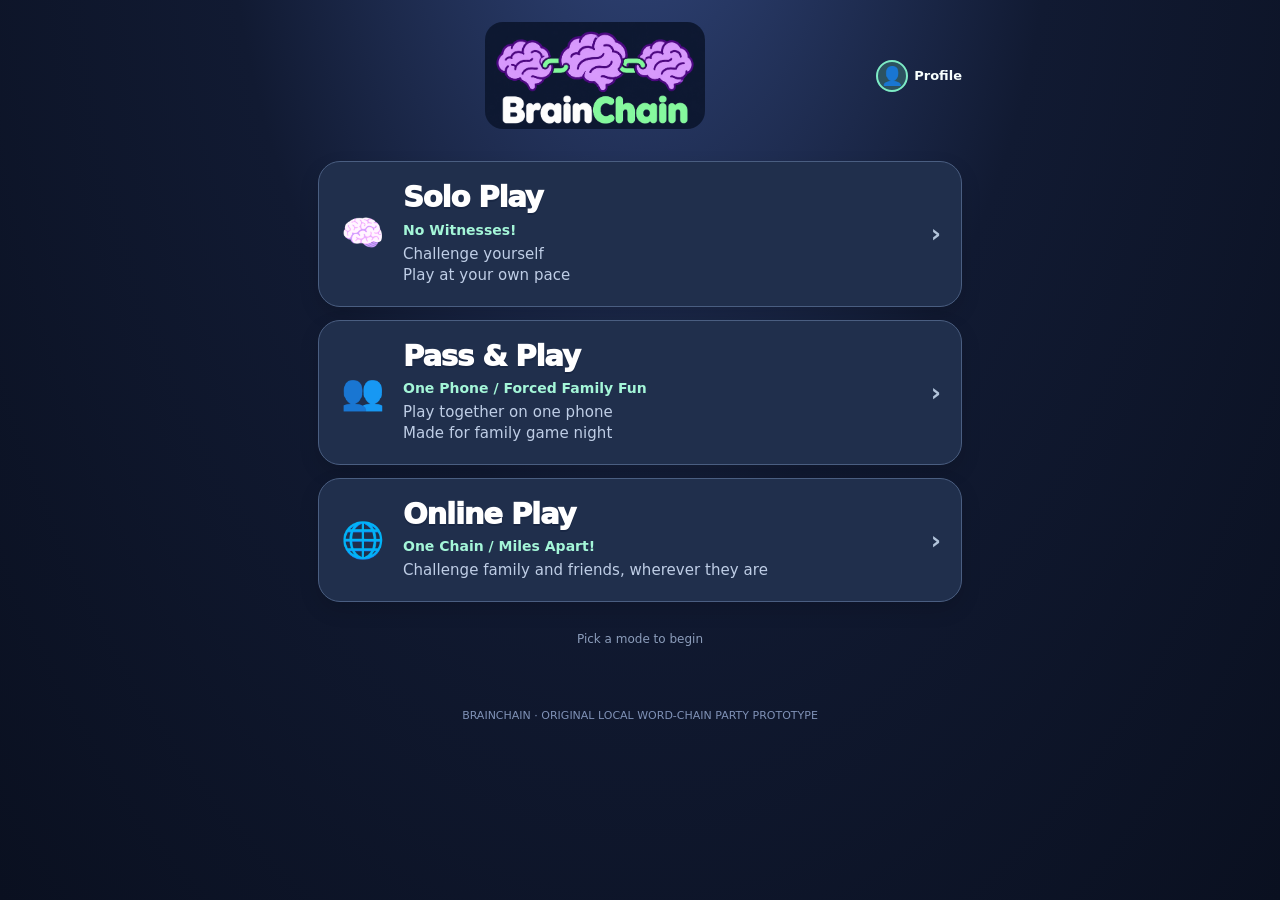
<file: index.html>
<!doctype html><html lang="en"><head>
<script src="brain-emoji.js"></script>
<script src="./brainchain-session.js"></script>
<script src="./brainchain-setup.js?v=setup-home"></script>
<meta charset="utf-8"><meta name="viewport" content="width=device-width,initial-scale=1,viewport-fit=cover"><meta name="theme-color" content="#11182d"><title>BrainChain — Word Chain Showdown</title><style>
:root{font-family:ui-rounded,system-ui,-apple-system,BlinkMacSystemFont,'Segoe UI',sans-serif;color:#f8faff;background:#0c1122}*{box-sizing:border-box}body{margin:0;min-height:100dvh;background:radial-gradient(ellipse at 50% -20%,#32477d 0%,#111a32 46%,#0a1020 100%)}main{max-width:680px;margin:auto;padding:22px 18px 65px}.top{display:flex;align-items:center;justify-content:space-between;gap:12px}.logo{font-size:30px;font-weight:950;letter-spacing:-1.7px}.logo span{color:#6ef2c5}.tag{font-size:11px;letter-spacing:2px;color:#a9b6d5;font-weight:800}.pill{border:1px solid #445170;border-radius:30px;padding:8px 12px;color:#c6d1ea;font-size:12px}h1{font-size:clamp(30px,7vw,49px);line-height:1.06;letter-spacing:-1.7px;margin:35px 0 10px}h2{margin:0 0 14px;font-size:21px}.muted{color:#aab6d1;line-height:1.55}.panel{background:#1b2743;border:1px solid #394766;border-radius:23px;padding:20px;margin-top:18px;box-shadow:0 10px 30px #0002}.grid{display:grid;grid-template-columns:1fr 1fr;gap:12px}.field{margin:14px 0}label{display:block;font-size:12px;font-weight:800;letter-spacing:.7px;color:#bfcce6;margin-bottom:7px}input,select{width:100%;border:1px solid #52617d;border-radius:12px;background:#111a30;color:white;font:inherit;padding:13px;outline:none}input:focus,select:focus{border-color:#69eac1}button{border:0;border-radius:13px;padding:14px 17px;font:inherit;font-weight:850;cursor:pointer;transition:transform .1s;background:#30405f;color:white}button:active{transform:scale(.97)}button:disabled{opacity:.4;cursor:not-allowed}.primary{background:#70edc2;color:#0a2330}.full{width:100%}.secondary{background:#293957}.danger{background:#663348}.tabs{display:flex;gap:8px;margin:18px 0}.tabs button{flex:1;padding:12px 8px;font-size:13px}.tabs .active{background:#70edc2;color:#0b2331}.hide{display:none!important}.teamrows{display:grid;gap:9px}.teamrow{display:grid;grid-template-columns:30px 1fr;gap:9px;align-items:center}.dot{height:26px;width:26px;border-radius:9px;display:grid;place-items:center;font-size:12px;font-weight:900;background:#5869d9}.teamrow:nth-child(2) .dot{background:#f69e65;color:#24110c}.teamrow:nth-child(3) .dot{background:#b68af4;color:#24110c}.teamrow:nth-child(4) .dot{background:#f0ce6b;color:#24110c}.scoreboard{display:grid;grid-template-columns:repeat(2,minmax(0,1fr));gap:9px;margin:16px 0}.score{border:1px solid #45516e;border-radius:15px;padding:12px;background:#18223b;min-width:0}.score.on{border-color:#70edc2;box-shadow:inset 0 0 0 1px #70edc2}.score .name{white-space:nowrap;overflow:hidden;text-overflow:ellipsis;font-weight:900}.score .numbers{font-size:12px;color:#afbbd5;margin-top:7px}.score b{font-size:21px;color:white}.timer.low{color:#ff7b85}.progress{height:8px;background:#394767;border-radius:10px;overflow:hidden}.progress>div{height:100%;width:100%;background:#6deac1;transition:width .15s linear}.roundmeta{display:flex;justify-content:space-between;align-items:center;color:#b3c0dc;font-size:13px;font-weight:800;margin-bottom:14px}.chain{display:flex;align-items:center;flex-direction:column;gap:6px;margin:16px auto}.word{width:min(100%,340px);text-align:center;border:1px solid #4b5976;border-radius:12px;padding:12px;font-size:clamp(20px,5.4vw,29px);font-weight:950;letter-spacing:2px;background:#263552}.word.hiddenword{border:2px dashed #76e6c0;background:#123c42;color:#7ef0c9}.arrow{color:#a1b3d6;font-size:17px;line-height:12px}.guessbox{display:flex;gap:9px}.guessbox input{flex:1;min-width:0;text-transform:uppercase}.guessbox button{flex-shrink:0}.notice{min-height:46px;font-weight:750;text-align:center;padding:11px;color:#f2c475}.help{font-size:13px;color:#aab7d2}.small{font-size:12px}.actions{display:flex;gap:9px;margin-top:12px}.actions button{flex:1}.hero{background:linear-gradient(125deg,#223f57,#202a54);padding:22px;border-radius:20px;margin:18px 0}.hero strong{color:#7ef0c9}.badge{display:inline-block;padding:5px 10px;border-radius:30px;background:#284d4b;color:#87f0cf;font-size:12px;font-weight:900}.leader{font-size:19px;font-weight:900;color:#83edc9}.history{display:grid;gap:9px}.history>div{padding:12px;border:1px solid #40506b;border-radius:12px;display:flex;justify-content:space-between;gap:10px}.foot{text-align:center;font-size:11px;color:#7f91b6;margin-top:28px}@media(max-width:360px){.guessbox{flex-direction:column}.panel{padding:15px}}

/* Mobile keyboard-safe guess area */
#guessDock{position:sticky;bottom:8px;z-index:20;background:#1b2743;padding:10px 0;border-radius:12px}
#guessTimer{display:grid;grid-template-columns:auto minmax(0,1fr);align-items:center;gap:10px;margin-bottom:8px}
#clock{font-size:24px;font-weight:950;font-variant-numeric:tabular-nums;line-height:1.2}
#hintControls{display:flex;justify-content:flex-end;gap:4px;margin:6px 0}
#hintControls button{flex:none;width:auto;min-height:44px;padding:5px 12px;font-size:14px}
#hintInfo{min-width:44px}
#hintDetails{margin:0 0 8px;color:#d3e0f2;font-size:13px}
.activeClue{display:none;text-align:center;font-weight:900;overflow-wrap:anywhere}
.dockWord{padding:5px 8px;border:1px solid #8cf4d0;border-radius:9px;background:#284656}
.dockMissing{padding:5px 8px;border:2px dashed #8cf4d0;border-radius:9px;background:#11383d;color:#8cf4d0;letter-spacing:2px}
.dockArrow{color:#bac9e4;line-height:1.15}
/* High-contrast answer entry for Solo and Pass & Play. */
#guess{background:#e9fff7;color:#092a30;border:3px solid #70edc2;font-weight:850;caret-color:#092a30;box-shadow:0 4px 14px #0004}
#guess::placeholder{color:#426761;opacity:1}
#guess:focus{background:#fff;color:#092a30;border-color:#9effd9;box-shadow:0 0 0 5px #70edc244,0 8px 22px #0005}
#guess:disabled{background:#c6d8d3;color:#536963}
.homeNav{background:#344767;color:#f5f8ff;border:1px solid #63789c;box-shadow:0 4px 14px #0005;font-size:14px;font-weight:750;letter-spacing:0;padding:10px 14px;border-radius:12px;min-height:44px}
.homeNav:focus-visible{outline:3px solid #8cf2cc;outline-offset:2px}

/* Native-app-like start screen: game modes first, setup only when needed. */
.homeScreen .top{justify-content:space-between;gap:8px;padding:0 0 8px}
.homeScreen .top>div:first-child{display:none}
.top #globalEnd{flex:none;align-self:flex-start;white-space:nowrap}
.homeLogoArt{display:none;width:min(54%,220px);height:auto;aspect-ratio:2.05;object-fit:cover;border-radius:18px}
.homeScreen .homeLogoArt{display:block}
.homeScreen .tag,.homeScreen .modeHeading{display:none}
.modeHeading{width:fit-content;margin:8px 0 0;padding:5px 10px;border:1px solid #4c766f;border-radius:8px;background:#1b3b45;color:#a4f6d8;font-size:18px;font-weight:850;line-height:1.25}
.tag{display:none}
#homeMenu{padding:0 0 35px;text-align:center}
#homeMenu .modeList{margin-top:24px}
#homeMenu .modeList{display:grid;gap:13px}
#homeMenu .modeButton{width:100%;display:flex;gap:16px;align-items:center;text-align:left;background:#202f4c;border:1px solid #4a5e81;border-radius:22px;padding:20px;min-height:108px;box-shadow:0 8px 20px #0002}
#homeMenu .modeButton:focus-visible{outline:3px solid #80f4ca;outline-offset:3px}
#homeMenu .modeIcon{font-size:35px;width:48px;text-align:center;flex-shrink:0}
.brainEmoji{display:inline-block;filter:grayscale(1) sepia(1) hue-rotate(225deg) saturate(2) brightness(1.15)}
#homeMenu .modeCopy{display:grid;gap:4px;flex:1}
#homeMenu .modeCopy strong{font-size:21px;letter-spacing:-.5px}
#homeMenu .modeCopy small{font-size:14px;color:#bfcee6;font-weight:500;line-height:1.35}
#homeMenu .onlineTurnStatus{display:contents}
#homeMenu .onlineTurnBadge{justify-self:start;background:#ffdb72;color:#31240a;border-radius:999px;padding:3px 9px;font-size:13px;font-weight:800}
#homeMenu .modeChevron{font-size:25px;color:#b2c4da}
#homeMenu .homeFooter{font-size:12px;color:#8c9dbb;margin-top:30px}
/* Chunky rounded game typography rather than plain system button labels. */
#homeMenu .modeCopy strong{font-family:ui-rounded,'Arial Rounded MT Bold','Trebuchet MS',system-ui,sans-serif;font-size:clamp(23px,6vw,29px);font-weight:1000;letter-spacing:-1.1px;line-height:1.05;text-shadow:0 2px 0 #0b18334d}
#homeMenu .modeCopy small{font-family:ui-rounded,'Trebuchet MS',system-ui,sans-serif;font-size:15px;letter-spacing:.05px;line-height:1.4}
#homeMenu .modeButton:active{transform:scale(.985)}
.homeIdentity{display:none;align-items:center;gap:6px;min-height:44px;max-width:36%;padding:4px 0 4px 4px;color:#f8fffd;text-decoration:none}
.homeScreen .homeIdentity{display:inline-flex}
.homeIdentity:focus-visible{outline:2px solid #80f4ca;outline-offset:3px}
.homeIdentity .photo{width:32px;height:32px;border:2px solid #7debc5;border-radius:50%;display:grid;place-items:center;font-size:18px;background:#2c5260;overflow:hidden;flex-shrink:0}
.homeIdentity .photo img{width:100%;height:100%;object-fit:cover}
.homeIdentity .name{min-width:0;font-size:13px;font-weight:800;overflow:hidden;text-overflow:ellipsis;white-space:nowrap}
/* The given first word anchors every Solo and Pass & Play chain. */
.chain .word:first-child{border:2px solid #88f0ca;background:#2b485c}
.chain .word:first-child::before{content:'START WITH';display:block;color:#9df8d8;font-size:13px;font-weight:900;letter-spacing:1px;margin-bottom:7px}
.top{position:relative}
#setup>h1,#setup>p{display:none}
#setup>.panel{margin-top:30px}
#setup #startHelp{display:none}
#setup .panel h2{font-size:25px}
/* Playful, legible game typography for editable fields and dropdown choices. */
#setup select,#setup .teamrow input{
 font-family:ui-rounded,'Arial Rounded MT Bold','Trebuchet MS',system-ui,sans-serif;
 font-size:19px;font-weight:850;letter-spacing:.25px;
 background-color:#263b5c;color:#f3fffa;
 border:2px solid #6485a9;border-radius:17px;
 min-height:59px;padding:15px 16px;
 box-shadow:inset 0 2px 5px #0b15223d,0 3px 0 #101b32;
}
#setup select{
 appearance:none;-webkit-appearance:none;padding-right:43px;
 background-image:url("data:image/svg+xml,%3Csvg xmlns='http://www.w3.org/2000/svg' viewBox='0 0 24 24'%3E%3Cpath d='m6 9 6 6 6-6' fill='none' stroke='%238af2d2' stroke-width='3' stroke-linecap='round' stroke-linejoin='round'/%3E%3C/svg%3E");
 background-repeat:no-repeat;background-size:20px 20px;background-position:right 14px center;
}
#setup select:focus,#setup .teamrow input:focus{border-color:#88f5cf;box-shadow:0 0 0 3px #70edc255,inset 0 2px 5px #0b15223d}
#setup .teamrow input{background-color:#1b3153}
@media(max-width:480px){#setup .grid{grid-template-columns:1fr;gap:3px}#setup .field{margin:9px 0}#setup select{font-size:20px}}
/* Clear, playful answer feedback, visible even above the iPhone keyboard. */
.answerEffect{position:fixed;left:50%;top:26%;transform:translate(-50%,-50%);z-index:150;pointer-events:none;width:min(88vw,360px);text-align:center;animation:effectPop 1.25s ease-out forwards}
.effectCard{display:grid;place-items:center;gap:5px;border-radius:25px;padding:18px 20px;border:3px solid #95ffcf;background:#163e38ed;box-shadow:0 10px 50px #0009,0 0 36px #70edc266;color:#eafff6}
.answerEffect.wrong .effectCard{border-color:#ff9aa6;background:#512b42ef;box-shadow:0 10px 50px #0009,0 0 32px #ff738355}
.effectIcon{font-size:68px;line-height:1.12;animation:effectBounce .55s ease-out}
.effectTitle{font-size:30px;font-weight:1000;letter-spacing:.3px}
.effectSubtitle{font-size:16px;font-weight:750;color:#e5f4f5}
.spark{position:absolute;top:48%;left:50%;width:10px;height:10px;border-radius:50%;background:var(--spark-color);animation:sparkBurst .8s ease-out forwards;animation-delay:.05s}
@keyframes effectPop{0%{opacity:0;transform:translate(-50%,-44%) scale(.7)}12%,78%{opacity:1;transform:translate(-50%,-50%) scale(1)}100%{opacity:0;transform:translate(-50%,-65%) scale(.95)}}
@keyframes effectBounce{0%{transform:scale(.5) rotate(-20deg)}65%{transform:scale(1.18) rotate(8deg)}100%{transform:scale(1) rotate(0)}}
@keyframes sparkBurst{0%{opacity:1;transform:translate(-50%,-50%) scale(.5)}80%{opacity:1}100%{opacity:0;transform:translate(calc(-50% + var(--dx)),calc(-50% + var(--dy))) scale(.75)}}
@media(prefers-reduced-motion:reduce){.answerEffect,.effectIcon,.spark{animation:none}.answerEffect{opacity:1}}
.modeHeading strong,.modeTagline{display:block}
.modeTagline{margin-top:4px;color:#a4f6d8;font-size:14px;font-weight:650;line-height:1.35}
.modeHeading strong{color:#f4f8ff}
.localHeaderActions{display:flex;flex-wrap:wrap;justify-content:flex-end;align-items:center;gap:8px}
</style><link rel="stylesheet" href="how-to-play.css?v=bullets"><link rel="stylesheet" href="guess-keyboard.css?v=cursor"><script src="guess-keyboard.js?v=cursor2" defer></script><link rel="manifest" href="./brainchain.webmanifest"><link rel="apple-touch-icon" href="./brainchain-logo.png"></head><body><script src="how-to-play.js?v=word-scoring" defer></script><main><div class="top"><div><div class="logo">Brain<span>Chain</span></div><div class="tag">FAMILY GAME NIGHT JUST GOT SMARTER.</div><p class="modeHeading"><strong id="localModeName">Pass &amp; Play</strong><span class="modeTagline" id="localModeTagline">One Phone / Forced Family Fun</span></p></div><div class="localHeaderActions"><button type="button" id="localGuide" class="homeNav hide">How to Play</button><button type="button" id="globalEnd" class="homeNav hide" aria-label="Return to Home">⌂ Home</button></div></div>
<section id="setup"><h1>Family Game Night<br>Just Got Smarter.</h1><p class="muted">Find each predetermined missing word, beat the clock, and keep the family laughing.</p><div class="panel"><h2>Set up your showdown</h2><div class="grid"><div class="field"><label>HOW MANY TEAMS?</label><select id="count"><option value="1">Solo Play</option><option value="2">2 teams</option><option value="3">3 teams</option><option value="4">4 teams</option></select></div><div class="field" id="playersField"><label>PLAYERS PER TEAM</label><select id="players"><option value="1">1 player per team</option><option value="2">2 players per team</option></select></div><div class="field" id="secondsField"><label>SECONDS PER GUESS</label><select id="seconds"><option value="0">No timer</option><option>10</option><option>15</option><option selected>20</option><option>30</option><option>45</option><option>60</option><option>90</option></select></div><div class="field" id="targetField"><label>FIRST TO WIN</label><select id="target"><option value="1">1 round</option><option value="3">3 rounds</option><option value="5" selected>5 rounds</option><option value="7">7 rounds</option><option value="10">10 rounds</option></select></div></div><div id="teamNameField"><label>TEAM NAMES</label><div class="teamrows" id="teamrows"></div></div><p class="help" id="setupHelp">Choose Solo Play for your own word chains, or choose teams to compete and pass the phone.</p><button type="button" class="primary full" id="start" style="margin-top:10px">START GAME →</button><p class="help" id="startHelp">If viewing a file preview, open this HTML in Safari or Chrome to play.</p></div></section>
<section id="handoff" class="hide"><div class="panel" style="margin-top:42px;text-align:center;padding:36px 22px"><div id="handoffIcon" style="font-size:58px" aria-hidden="true">📱</div><h1 style="margin:15px 0" id="handoffTitle">PASS THE PHONE</h1><h2 id="handoffTeam">Team 1, you’re up!</h2><p class="muted" id="handoffHelp">Your chain stays hidden until you tap START TURN.</p><button type="button" id="readyTurn" class="primary full" style="margin-top:20px;font-size:20px;padding:20px">START TURN ▶</button><p class="help" id="handoffFooter">Make sure the phone is with the right team before starting.</p></div></section><section id="game" class="hide"><div class="tabs" id="gameTabs"><button class="active" id="gameTab">PLAY</button><button id="scoreTab">SCOREBOARD</button></div><div id="playView"><div class="scoreboard" id="miniScores"></div><div class="panel"><div class="roundmeta"><span id="roundNum">ROUND 1</span><span id="linkNum">LINK 1 OF 4</span></div><div class="badge" id="turnLabel">YOUR TURN</div><div class="chain" id="chain"></div><p class="help" style="text-align:center">Guess the missing word. Each adjacent pair forms a common phrase or compound word.</p><div id="guessDock"><div id="activeClue" class="activeClue" aria-live="polite"><div id="dockPrevious" class="dockWord"></div><div class="dockArrow" aria-hidden="true">↓</div><div id="dockMissing" class="dockMissing"></div></div><p id="soloWordValue" class="help hide"></p><div id="hintControls" class="hide"><button type="button" id="hint" class="secondary">Hint</button><button type="button" id="hintInfo" class="secondary" aria-label="How hints affect your score" aria-expanded="false" aria-controls="hintDetails">ⓘ</button></div><p id="hintDetails" class="hide">A hint reveals one letter and takes 20 points off this word. If it reveals the last letter, the word scores 0.</p><div id="guessTimer" class="hide"><div class="timer" id="clock" role="timer" aria-label="Time left">0:20</div><div class="progress" id="timerProgress"><div id="bar"></div></div></div><form id="guessForm" class="guessbox"><input id="guess" readonly inputmode="none" autocapitalize="characters" placeholder="Type missing word" aria-label="Your guess" autocomplete="off" autocorrect="off" spellcheck="false"><button class="primary" type="submit">GUESS</button></form></div><div class="notice" id="notice" aria-live="polite"></div><button type="button" id="continueTurn" class="primary full hide">CONTINUE →</button><div class="actions"><button id="skip" class="secondary">PASS TURN</button><button id="pause" class="secondary">PAUSE</button></div></div></div><div id="scoresView" class="hide"><div class="panel"><h2 id="scoreHeading">Session scoreboard</h2><div id="fullScores"></div><h2 style="margin-top:22px" id="historyHeading">Recent rounds</h2><div class="history" id="history"></div><div class="actions"><button id="resetSession" class="danger">New Session</button><button id="backPlay">Back to Game</button></div></div></div></section>
<section id="between" class="hide"><div class="hero"><div class="badge" id="finishBadge">ROUND COMPLETE</div><h1 id="winnerText">Nice link!</h1><p class="muted" id="winnerDetail"></p></div><div class="panel"><h2>Scoreboard</h2><div id="betweenScores"></div><button class="primary full" id="nextRound" style="margin-top:18px">NEXT ROUND →</button><button class="secondary full" id="betweenSession" style="margin-top:10px">End Session / Change Teams</button></div></section>
<div class="foot">BRAINCHAIN · ORIGINAL LOCAL WORD-CHAIN PARTY PROTOTYPE</div></main><div id="answerEffect" class="answerEffect hide" role="status" aria-live="assertive"></div><script>
const PUZZLES=[
  ["FIRE","TRUCK","STOP","SIGN","LANGUAGE"],
  ["RAIN","COAT","POCKET","WATCH","DOG"],
  ["BOOK","SHELF","LIFE","JACKET","POTATO"],
  ["SUN","FLOWER","POT","HOLE","PUNCH"],
  ["SNOW","BALL","PARK","BENCH","PRESS"],
  ["COFFEE","TABLE","TENNIS","SHOE","BOX"],
  ["APPLE","PIE","CHART","TOP","HAT"],
  ["BIRTH","DAY","DREAM","HOUSE","PARTY"],
  ["WATER","FALL","SEASON","TICKET","OFFICE"],
  ["BLUE","PRINT","SHOP","WINDOW","SEAT"],
  ["STAR","FISH","TANK","TOP","SECRET"],
  ["MOON","LIGHT","HOUSE","BOAT","RACE"],
  ["HEAD","PHONE","BOOK","CLUB","HOUSE"],
  ["DOG","HOUSE","PLANT","FOOD","CHAIN"],
  ["HOT","DOG","PARK","RANGER","STATION"],
  ["CORN","BREAD","BASKET","BALL","GAME"],
  ["TREE","HOUSE","KEY","CHAIN","REACTION"],
  ["AIR","PORT","CITY","HALL","PASS"],
  ["ICE","CREAM","CHEESE","CAKE","WALK"],
  ["NIGHT","CLUB","SANDWICH","BOARD","GAME"],
  ["SCHOOL","BUS","STOP","WATCH","BAND"],
  ["SEA","SHELL","GAME","SHOW","TIME"],
  ["PAPER","CLIP","BOARD","WALK","WAY"],
  ["BACK","PACK","HORSE","SHOE","LACE"],
  ["CANDY","BAR","CODE","WORD","SEARCH"],
  ["BRAIN","STORM","CLOUD","NINE","LIVES"],
  ["SILVER","SPOON","FEED","BACK","YARD"],
  ["MOTOR","BIKE","RACK","ROOM","SERVICE"],
  ["GRASS","ROOTS","MUSIC","BOX","OFFICE"],
  ["CLOCK","WORK","BENCH","PRESS","RELEASE"],
  ["SAND","STORM","DOOR","FRAME","WORK"],
  ["STORY","BOOK","STORE","HOUSE","CALL"],
  ["GROUND","WATER","BED","TIME","LINE"],
  ["TIME","CLOCK","TOWER","BLOCK","BUSTER"],
  ["TEAM","WORK","OUT","FIELD","TRIP"],
  ["STRING","CHEESE","BOARD","ROOM","KEY"],
  ["WHEEL","HOUSE","WORK","SPACE","WALK"],
  ["PRICE","POINT","GUARD","DOG","TAG"],
  ["LIFE","TIME","TABLE","TOP","DOG"],
  ["WALL","PAPER","BACK","SPACE","CRAFT"],
  ["FLOWER","BOX","SEAT","COVER","ALL"],
  ["CALL","BACK","HAND","BALL","GOWN"],
  ["GUN","SHOT","CLOCK","HAND","BAG"],
  ["ALARM","CLOCK","FACE","LIFT","OFF"],
  ["GOAL","LINE","BREAK","WATER","MARK"],
  ["UP","LIFT","TICKET","STUB","TOE"],
  ["GOLD","FISH","BOWL","GAME","NIGHT"],
  ["BIRD","HOUSE","CAT","WALK","OUT"],
  ["PEPPER","SPRAY","PAINT","BOX","CAR"],
  ["PASS","WORD","BANK","CARD","STOCK"],
  ["STONE","WALL","FLOWER","SHOP","LIFT"],
  ["LUNCH","BOX","TOP","FLOOR","PLAN"],
  ["HORSE","BACK","FIRE","POWER","CORD"],
  ["SHOT","GUN","FIRE","WALL","HANGING"],
  ["FRONT","DESK","TOP","SPEED","BUMP"],
  ["ACT","OUT","LINE","DANCE","PARTY"],
  ["FIELD","DAY","TIME","CARD","GAME"],
  ["COVER","STORY","LINE","UP","GRADE"],
  ["SIGN","POST","CARD","TABLE","LAMP"],
  ["WAY","POINT","BREAK","ROOM","TEMPERATURE"],
  ["TOE","NAIL","HEAD","LIGHT","BULB"],
  ["NET","WORK","DAY","LIGHT","YEAR"],
  ["RAIL","ROAD","WORK","BOOK","BAG"],
  ["DAY","TRIP","WIRE","TAP","DANCE"],
  ["OFFICE","SPACE","SHIP","YARD","STICK"],
  ["FOOD","BANK","ROLL","TOP","SHELF"],
  ["WOOD","WORK","STATION","WAGON","WHEEL"],
  ["SERVICE","DOG","SHOW","BOAT","RAMP"],
  ["HONEY","MOON","ROCK","BAND","SAW"],
  ["POOL","PARTY","HAT","TRICK","SHOT"],
  ["HOOK","SHOT","GLASS","DOOR","STOP"],
  ["GREEN","BEAN","POLE","STAR","DUST"],
  ["CHAIN","STORE","FRONT","DOOR","BELL"],
  ["SEASON","PASS","CODE","BOOK","WORM"],
  ["TOP","COAT","TAIL","BONE","CHINA"],
  ["PRESS","BOX","SCORE","CARD","BOARD"],
  ["BOTTLE","CAP","SPACE","SUIT","JACKET"],
  ["SHELL","FISH","CAKE","PAN","HANDLE"],
  ["TAIL","WIND","MILL","STONE","WARE"],
  ["CAR","PARK","PASS","BOOK","MARK"],
  ["GAME","TIME","OUT","POST","MASTER"],
  ["WORK","HORSE","POWER","POINT","SYSTEM"],
  ["CAT","FOOD","TRUCK","BED","SPREAD"],
  ["SPRAY","BOTTLE","NECK","LINE","DRIVE"],
  ["CLOUD","COVER","LETTER","HEAD","ROOM"],
  ["CITY","BLOCK","PARTY","LINE","MAN"],
  ["BOW","TIE","CLIP","ART","CLASS"],
  ["LAND","SLIDE","RULE","BOOK","END"],
  ["TAG","TEAM","CAPTAIN","CHAIR","LIFT"],
  ["WIND","BREAK","DANCE","FLOOR","BOARD"],
  ["CAP","GUN","POWDER","ROOM","MATE"],
  ["WALK","IN","FIELD","WORK","SHEET"],
  ["SALE","PRICE","TAG","LINE","BACKER"],
  ["FARM","YARD","WORK","SHOP","FLOOR"],
  ["GUARD","RAIL","CAR","SHOW","DOWN"],
  ["SPACE","BAR","BELL","PEPPER","MILL"],
  ["RAT","RACE","TRACK","SUIT","CASE"],
  ["FOOT","PRINT","OUT","HOUSE","HOLD"],
  ["BED","POST","OFFICE","CHAIR","PERSON"],
  ["TAP","WATER","FRONT","YARD","SALE"],
  ["LINK","UP","TURN","TABLE","MAT"],
  ["SPRING","CHICKEN","FEED","BAG","PIPE"],
  ["RACE","CAR","POOL","TABLE","CLOTH"],
  ["BLACK","BIRD","BATH","TUB","CHAIR"],
  ["FACE","PLATE","GLASS","HOUSE","KEEPING"],
  ["DESK","JOB","SITE","PLAN","VIEW"],
  ["CHEST","FREEZER","BURN","OUT","FIT"],
  ["SOFT","BALL","GAME","DAY","BREAK"],
  ["MAIL","BOX","CAR","WASH","ROOM"],
  ["SAW","HORSE","BACK","GROUND","BALL"],
  ["HAND","GUN","FIRE","LIGHT","SWITCH"],
  ["SPEED","BOAT","HOUSE","CALL","CENTER"],
  ["BALL","ROOM","SERVICE","STATION","HOUSE"],
  ["FALL","OUT","FIELD","GOAL","POST"],
  ["BASE","BALL","POINT","BREAK","FAST"],
  ["CLUB","SANDWICH","SHOP","CLASS","ROOM"],
  ["COUNTER","TOP","COAT","RACK","RATE"],
  ["JACKET","POCKET","WATCH","TOWER","BRIDGE"],
  ["HARD","HAT","BOX","TOP","SPIN"],
  ["POWER","HOUSE","CAT","FISH","NET"],
  ["OUT","BOX","OFFICE","PARTY","FAVOR"],
  ["ROCK","GARDEN","PARTY","HAT","PIN"],
  ["LADDER","TRUCK","STOP","LIGHT","SABER"],
  ["ROLL","CALL","BACK","DOOR","MAT"],
  ["HOG","WASH","BOARD","GAME","ROOM"],
  ["PHONE","CALL","SIGN","POST","MARK"],
  ["KEY","CHAIN","MAIL","BAG","LADY"],
  ["PORT","HOLE","PUNCH","BOWL","CUT"],
  ["BUG","SPRAY","PAINT","BALL","BEARING"],
  ["SHELF","LIFE","GUARD","HOUSE","GUEST"],
  ["PACK","RAT","RACE","HORSE","FLY"],
  ["RED","WOOD","LAND","SLIDE","SHOW"],
  ["PAN","CAKE","WALK","OUT","SIDE"],
  ["CREDIT","LINE","UP","TURN","ABOUT"],
  ["PLANE","TICKET","OFFICE","PARK","RANGER"],
  ["CHICKEN","WIRE","TAP","WATER","COLOR"],
  ["BOARD","WALK","IN","BOX","CUTTER"],
  ["BREAK","WATER","LINE","DRIVE","SHAFT"],
  ["BUS","STATION","HOUSE","WORK","LOAD"],
  ["POLE","STAR","FISH","STICK","SHIFT"],
  ["FEED","BACK","HAND","BELL","TOWER"],
  ["FISH","HOOK","SHOT","CLOCK","WISE"],
  ["PUNCH","CARD","GAME","BOARD","ROOM"],
  ["WATCH","DOG","FOOD","BANK","ACCOUNT"],
  ["KITCHEN","TABLE","TOP","FLOOR","LAMP"],
  ["SHOE","STORE","FRONT","LINE","BREAK"],
  ["NAIL","HEAD","BAND","SAW","DUST"],
  ["WAGON","WHEEL","BASE","LINE","MAN"],
  ["SHOP","WINDOW","FRAME","WORK","PLACE"],
  ["COAT","POCKET","BOOK","STORE","ROOM"],
  ["HALL","PASS","PORT","CITY","CENTER"],
  ["SEAT","COVER","STORY","TIME","BOMB"],
  ["BOAT","RACE","CAR","SEAT","BELT"],
  ["STEP","LADDER","TRUCK","BED","BUG"],
  ["LETTER","HEAD","LINE","DANCE","STUDIO"],
  ["ROAD","SHOW","TIME","TABLE","LEG"],
  ["MILL","STONE","WALL","CLOCK","RADIO"],
  ["TANK","TOP","SHELF","SPACE","SUIT"],
  ["BOWL","GAME","DAY","TIME","PIECE"],
  ["CODE","WORD","BANK","ROLL","CAGE"],
  ["PRINT","SHOP","CLASS","ACT","OUT"],
  ["DRIVE","WAY","POINT","GUARD","RAIL"],
  ["SHIP","YARD","WORK","STATION","MASTER"],
  ["TRACK","SUIT","JACKET","POCKET","KNIFE"],
  ["POST","OFFICE","SPACE","BAR","TENDER"],
  ["PAINT","BALL","PARK","PASS","KEY"],
  ["PLATE","GLASS","DOOR","BELL","HOP"],
  ["BURN","OUT","BOX","SCORE","SHEET"],
  ["CHART","TOP","DOG","SHOW","CASE"],
  ["TEA","SPOON","FEED","BAG","LADY"],
  ["STORM","DOOR","STOP","WATCH","MAKER"],
  ["SANDWICH","SHOP","LIFT","TICKET","BOOTH"],
  ["IN","FIELD","TRIP","WIRE","CUTTER"],
  ["TRICK","SHOT","GUN","POWDER","PUFF"],
  ["BELL","PEPPER","SPRAY","BOTTLE","CAP"],
  ["BAR","CODE","BOOK","BAG","PIPE"],
  ["POCKET","BOOK","SHELF","SPACE","SHIP"],
  ["TENNIS","SHOE","STORE","ROOM","MATE"],
  ["STORE","HOUSE","PARTY","LINE","BACKER"],
  ["BATH","ROOM","SERVICE","CHARGE","CARD"],
  ["SLIDE","SHOW","BOAT","HOUSE","KEY"],
  ["YARD","SALE","PRICE","POINT","SYSTEM"],
  ["CUP","BOARD","GAME","PLAN","VIEW"],
  ["SHOW","ROOM","KEY","CHAIN","GANG"],
  ["HAT","BOX","CAR","DOOR","KNOB"],
  ["PARK","BENCH","SEAT","COVER","GIRL"],
  ["SINK","HOLE","PUNCH","CARD","SHARP"],
  ["CARD","GAME","NIGHT","FALL","LINE"],
  ["HOUSE","CAT","FOOD","CHAIN","SAW"],
  ["BOX","TOP","HAT","RACK","ROOM"],
  ["LIGHT","HOUSE","WORK","SHOP","KEEPER"],
  ["TURN","TABLE","TOP","SPEED","LIMIT"],
  ["FRAME","WORK","HORSE","SHOE","POLISH"],
  ["BAND","SAW","HORSE","POWER","GRID"],
  ["NECK","TIE","CLIP","BOARD","ROOM"],
  ["RAIN","BOW","STRING","BEAN","SPROUT"],
  ["TRUCK","BED","TIME","CLOCK","WORK"],
  ["BASKET","BALL","POINT","GUARD","HOUSE"],
  ["GLASS","HOUSE","CALL","SIGN","LANGUAGE"],
  ["PLANT","FOOD","BANK","CARD","TABLE"],
  ["TICKET","OFFICE","CHAIR","LIFT","OFF"],
  ["DOOR","BELL","TOWER","BLOCK","PARTY"],
  ["LINE","BREAK","DANCE","PARTY","FAVOR"],
  ["RANGER","STATION","HOUSE","BOAT","RAMP"],
  ["BENCH","PRESS","BOX","SEAT","BELT"],
  ["SAND","PAPER","WORK","DAY","CARE"],
  ["SUN","FLOWER","BED","FRAME","RATE"],
  ["BACK","FIRE","ALARM","BELL","BOY"],
  ["MOON","ROCK","STAR","SHIP","WRECK"],
  ["POINT","BREAK","WATER","BED","ROOM"],
  ["SPRING","WATER","BOTTLE","NECK","TIE"],
  ["FIRE","WOOD","WORK","BOOK","CASE"],
  ["WALL","FLOWER","POT","PIE","CRUST"],
  ["GOLD","FISH","NET","BALL","BOY"],
  ["MUSIC","BOX","SCORE","BOARD","WALK"],
  ["AIR","FIELD","WORK","BENCH","MARK"],
  ["GARDEN","PARTY","LINE","UP","KEEP"],
  ["STOP","SIGN","POST","OFFICE","BUILDING"],
  ["WATER","FRONT","DESK","CHAIR","MAN"],
  ["PAPER","BACK","BONE","CHINA","CABINET"],
  ["HARD","COVER","LETTER","BOX","CUTTER"],
  ["RULE","BOOK","STORE","FRONT","PORCH"],
  ["SNOW","STORM","CLOUD","COVER","GIRL"],
  ["WIND","FALL","SEASON","PASS","PORT"],
  ["ALARM","CLOCK","HAND","BOOK","MARK"],
  ["GROUND","WORK","OUT","HOUSE","KEEPING"],
  ["BOW","STRING","CHEESE","CAKE","MIX"],
  ["LIFE","GUARD","DOG","FOOD","COURT"],
  ["SEA","SHELL","FISH","STICK","FIGURE"],
  ["HOT","DOG","TAG","TEAM","MATE"],
  ["CAP","GUN","SHOT","GLASS","BLOWER"],
  ["CLOCK","FACE","PLATE","RACK","RATE"],
  ["FARM","HAND","BALL","ROOM","TEMPERATURE"],
  ["NIGHT","CAP","SPACE","WALK","WAY"],
  ["ART","CLASS","ROOM","SERVICE","ANIMAL"],
  ["TAIL","WIND","FALL","OUT","LINE"],
  ["SHELL","GAME","TIME","CARD","STOCK"],
  ["FLOOR","BOARD","GAME","SHOW","GIRL"],
  ["BLUE","PRINT","OUT","POST","MARK"],
  ["FLOWER","BED","POST","CARD","BOARD"],
  ["RAIL","CAR","DOOR","FRAME","RATE"],
  ["CITY","PARK","PASS","WORD","PLAY"],
  ["GUN","FIRE","POWER","BANK","STATEMENT"],
  ["TREE","TOP","HAT","TRICK","QUESTION"],
  ["ICE","PACK","HORSE","POWER","PLANT"],
  ["HEAD","PHONE","BOX","OFFICE","HOURS"],
  ["FOOD","CHAIN","LINK","UP","DATE"],
  ["ROAD","WORK","SPACE","BAR","FLY"],
  ["ROCK","STAR","FISH","CAKE","STAND"],
  ["PHONE","LINE","DANCE","FLOOR","PLAN"],
  ["SCHOOL","DAY","LIGHT","HOUSE","PLANT"],
  ["CALL","BACK","GROUND","WATER","WAY"],
  ["CREDIT","SCORE","CARD","TABLE","MAT"],
  ["HORSE","BACK","PACK","RAT","TRAP"],
  ["FEED","BACK","STOP","LIGHT","SWITCH"],
  ["RED","BIRD","BATH","ROOM","MATE"],
  ["GUARD","RAIL","ROAD","BLOCK","BUSTER"],
  ["LUNCH","TIME","OUT","FIELD","DAY"],
  ["BLOCK","PARTY","HAT","RACK","RATE"],
  ["BLACK","TOP","DOG","HOUSE","HOLD"],
  ["HONEY","MOON","WALK","OUT","FIT"],
  ["STONE","WALL","PAPER","PLATE","RACK"],
  ["SPEED","BOAT","RACE","TRACK","MEET"],
  ["POWER","PLANT","FOOD","TRUCK","DRIVER"],
  ["BIRTH","DAY","BREAK","ROOM","KEY"],
  ["HOLE","PUNCH","LINE","DRIVE","WAY"],
  ["CANDY","BAR","BELL","TOWER","BRIDGE"],
  ["GAME","NIGHT","CLUB","HOUSE","GUEST"],
  ["WHEEL","BASE","BALL","GAME","BOARD"],
  ["FOOT","PRINT","SHOP","FLOOR","LAMP"],
  ["CHARGE","CARD","GAME","TIME","ZONE"],
  ["PRICE","TAG","TEAM","WORK","PLACE"],
  ["COAT","TAIL","WIND","BREAK","FAST"],
  ["SERVICE","DOG","PARK","BENCH","MARK"],
  ["DREAM","HOUSE","WORK","DAY","TRIP"],
  ["TEA","CUP","CAKE","WALK","WAY"],
  ["TIME","CLOCK","FACE","MASK","TAPE"],
  ["TAP","WATER","BED","BUG","BITE"],
  ["HALL","PASS","CODE","WORD","COUNT"],
  ["RAT","RACE","CAR","SHOW","TUNE"],
  ["COUNTER","TOP","SHELF","LIFE","BOAT"],
  ["NET","WORK","SHOP","WINDOW","SILL"],
  ["CHAIN","SAW","HORSE","SHOE","HORN"],
  ["SEASON","PASS","BOOK","CLUB","SANDWICH"],
  ["IN","FIELD","GOAL","LINE","MAN"],
  ["FRONT","YARD","WORK","BOOK","END"],
  ["ROLL","TOP","COAT","POCKET","KNIFE"],
  ["PUNCH","BOWL","GAME","SHOW","CASE"],
  ["CLOUD","COVER","STORY","BOOK","CASE"],
  ["SAND","PAPER","CLIP","ART","GALLERY"],
  ["FACE","PAINT","BOX","SCORE","KEEPER"],
  ["NAIL","HEAD","PHONE","CALL","CENTER"],
  ["CHAIR","LIFT","TICKET","OFFICE","BUILDING"],
  ["RACE","HORSE","POWER","BANK","NOTE"],
  ["CHICKEN","FEED","BACK","BONE","MARROW"],
  ["BACK","GROUND","HOG","WASH","CLOTH"],
  ["TRUCK","STOP","WATCH","DOG","COLLAR"],
  ["SHOE","BOX","CAR","POOL","PARTY"],
  ["STORY","TIME","LINE","UP","DATE"],
  ["FIELD","DAY","BREAK","DANCE","STUDIO"],
  ["RAIN","WATER","FALL","LINE","BACKER"],
  ["ACT","OUT","POST","CARD","SHARP"],
  ["CAR","DOOR","STOP","LIGHT","BULB"],
  ["FISH","NET","WORK","HORSE","FLY"],
  ["DOG","SHOW","TIME","OUT","SIDE"],
  ["WAGON","WHEEL","HOUSE","PARTY","FAVOR"],
  ["WOOD","WORK","SPACE","SUIT","CASE"],
  ["CREAM","CHEESE","BOARD","WALK","OUT"],
  ["FIRE","WALL","CLOCK","HAND","STAND"],
  ["FARM","HAND","BELL","PEPPER","MINT"],
  ["TRICK","SHOT","CLOCK","WORK","SHEET"],
  ["TEAM","WORK","BENCH","SEAT","BELT"],
  ["POLE","STAR","SHIP","YARD","SALE"],
  ["WASH","ROOM","SERVICE","DOG","FIGHT"],
  ["BANK","CARD","BOARD","ROOM","TEMPERATURE"],
  ["DANCE","PARTY","HAT","BOX","CUTTER"],
  ["SPRING","WATER","FRONT","DOOR","KNOB"],
  ["OFFICE","PARK","PASS","PORT","SIDE"],
  ["STORE","FRONT","DESK","JOB","FAIR"],
  ["PAPER","BACK","YARD","STICK","SHIFT"],
  ["LETTER","BOX","TOP","SPEED","TRAP"],
  ["SCORE","BOARD","GAME","DAY","CARE"],
  ["BRAIN","STORM","DOOR","BELL","BOY"],
  ["MAIL","BOX","OFFICE","SPACE","CRAFT"],
  ["DESK","TOP","DOG","TAG","LINE"],
  ["PASS","KEY","CHAIN","STORE","ROOM"],
  ["SNOW","BANK","ROLL","CALL","SIGN"],
  ["JACKET","POCKET","BOOK","BAG","LADY"],
  ["CITY","HALL","WAY","POINT","SYSTEM"],
  ["SANDWICH","SHOP","FLOOR","PLAN","VIEW"]
];
// Every neighboring pair is curated as a familiar phrase or compound word.
const $=id=>document.getElementById(id);let state={teams:[],active:0,round:0,step:1,revealed:1,used:[],history:[],seconds:20,target:5,remaining:20,running:false,paused:false,lock:false,awaiting:true,puzzle:null,match:1,roundTeams:[]};let interval=null,lastTick=0,audio=null,turnToken=0;
const CHEERS=['🎉 Nice Job!','🧠 Brilliant!','⭐ Great Work!','🏆 Outstanding!','🔥 You’re on Fire!','👏 Well Done!','💪 Nailed It!','🎯 Perfectly Done!','🚀 You’re Crushing It!','🥳 Congratulations!','🌟 Impressive!','💥 Fantastic!','😎 Look at You Go!','🧩 Chain Master!','🙌 Excellent Work!'];
let effectTimer=null;
function showAnswerEffect(correct){
 const host=$('answerEffect');clearTimeout(effectTimer);host.className='answerEffect hide';host.replaceChildren();
 const card=document.createElement('div');card.className='effectCard';
 const icon=document.createElement('div');icon.className='effectIcon';icon.textContent=correct?'🎆':'👎';
 const title=document.createElement('div');title.className='effectTitle';title.textContent=correct?'CORRECT!':'NOT QUITE!';
 const subtitle=document.createElement('div');subtitle.className='effectSubtitle';subtitle.textContent=correct?'Great answer!':'One more letter revealed';
 card.append(icon,title,subtitle);host.append(card);
 if(correct){for(let i=0;i<16;i++){
   const particle=document.createElement('i');particle.className='spark';
   const angle=i*Math.PI/8,dist=105+(i%4)*21;
   particle.style.setProperty('--dx',Math.round(Math.cos(angle)*dist)+'px');
   particle.style.setProperty('--dy',Math.round(Math.sin(angle)*dist)+'px');
   particle.style.setProperty('--spark-color',['#82f6cc','#ffc96e','#fe84b1','#93c5fd'][i%4]);host.append(particle);
 }}
 host.className='answerEffect'+(correct?'':' wrong');
 effectTimer=setTimeout(()=>{host.className='answerEffect hide';host.replaceChildren()},1350);
}
function solo(){return state.teams.length===1}
function best(){try{return Number(localStorage.getItem('brainchain_solo_word_scoring_best')||0)}catch(e){return 0}}
function saveBest(v){try{if(v>best())localStorage.setItem('brainchain_solo_word_scoring_best',String(v))}catch(e){}}
function soloWordPoints(){
 return Math.max(0, 100 - (state.revealed - 1) * 20);
}
function soloStats(){return `<div class="score"><div class="name">Total Points</div><div class="numbers"><b>${state.soloPoints||0}</b></div></div><div class="score"><div class="name">Chains Completed</div><div class="numbers"><b>${state.soloChains||0}</b></div></div><div class="score"><div class="name">Current Streak</div><div class="numbers"><b>${state.soloStreak||0}</b></div></div><div class="score"><div class="name">Personal Best</div><div class="numbers"><b>${best()}</b></div></div>`}
function showLocalMode(isSolo){
 $('localModeName').textContent=isSolo?'Solo Play':'Pass & Play';
 $('localModeTagline').textContent=isSolo?'No Witnesses!':'One Phone / Forced Family Fun';
}
function updateEnd(){
 const menu=$('homeMenu');
 if(menu&&!$('setup').classList.contains('hide')){$('setup').classList.add('hide');menu.classList.remove('hide')}
 const atHome=menu?!menu.classList.contains('hide'):!$('setup').classList.contains('hide');
 $('localGuide').classList.toggle('hide',atHome);
 $('globalEnd').classList.toggle('hide',atHome);
 document.body.classList.toggle('homeScreen',atHome);
 showLocalMode(solo());
 $('betweenSession').classList.toggle('hide',solo());
 if (menu && atHome) loadHomeOnline();
}
function save(){try{localStorage.setItem('brainchain_v1',JSON.stringify({...state,running:false,paused:true}))}catch(e){}}
function restore(){try{const v=JSON.parse(localStorage.getItem('brainchain_v1'));if(v&&v.teams?.length&&v.puzzle&&v.roundTeams?.length){state={...state,...v,running:false,paused:false,lock:true,awaiting:true};$('setup').classList.add('hide');
 if(solo()){
  if(state.soloChainPoints===undefined){
   state.soloPoints=0;
   state.soloChainPoints=0;
  }
  if(state.step>=state.puzzle.length){
   if(state.roundTeams[0].done && state.soloLastChainAwarded)showSoloResult();
   else newRound();
   return true;
  }
 }
 showHandoff();updateEnd();return true}}catch(e){}return false}
function teamFields(){$('playersField').classList.toggle('hide',$('count').value==='1');$('secondsField').classList.toggle('hide',$('count').value==='1');$('targetField').classList.toggle('hide',$('count').value==='1');$('teamNameField').classList.toggle('hide',$('count').value==='1');let n=+$('count').value,p=+$('players').value,old=[...document.querySelectorAll('.teamrow input')].map(x=>x.value);$('teamrows').innerHTML='';for(let i=0;i<n;i++){$('teamrows').insertAdjacentHTML('beforeend',`<div class="teamrow"><div class="dot">${i+1}</div><input maxlength="24" aria-label="Team ${i+1} name" value="${escapeHtml(old[i]||('Team '+(i+1)))}"></div>`)}}
function escapeHtml(s){return String(s).replace(/[&<>"']/g,c=>({'&':'&amp;','<':'&lt;','>':'&gt;','"':'&quot;',"'":'&#39;'}[c]))}
$('count').onchange=teamFields;$('players').onchange=teamFields;teamFields();
function beep(type='end'){try{if(localStorage.getItem('bc_sound')==='off')return;audio=audio||new (window.AudioContext||window.webkitAudioContext)();audio.resume();const start=audio.currentTime;let seq=type==='end'?[620,460,310]:type==='bad'?[280,210]:[550,760];seq.forEach((f,i)=>{let o=audio.createOscillator(),g=audio.createGain();o.type=type==='good'?'sine':'square';o.frequency.value=f;g.gain.setValueAtTime(.0001,start+i*.16);g.gain.exponentialRampToValueAtTime(.13,start+i*.16+.012);g.gain.exponentialRampToValueAtTime(.0001,start+i*.16+.13);o.connect(g);g.connect(audio.destination);o.start(start+i*.16);o.stop(start+i*.16+.15)})}catch(e){}}
function pick(){let pool=PUZZLES.map((_,i)=>i).filter(i=>!state.used.includes(i));if(!pool.length){state.used=[];pool=PUZZLES.map((_,i)=>i)}let i=pool[Math.floor(Math.random()*pool.length)];state.used.push(i);return PUZZLES[i]}
function showHandoff(){turnToken++;clearInterval(interval);state.running=false;state.lock=true;state.awaiting=true;state.paused=false;$('game').classList.add('hide');$('between').classList.add('hide');$('handoff').classList.remove('hide');renderBrainEmoji($('handoffIcon'),solo()?'🧠':'📱');$('handoffTeam').textContent=solo()?'Ready for your next chain?':state.teams[state.active].name+", you’re up!";$('handoffTitle').classList.toggle('hide',solo());$('handoffHelp').classList.toggle('hide',solo());$('handoffFooter').classList.toggle('hide',solo());$('readyTurn').textContent=solo()?'START CHAIN ▶':'START TURN ▶';updateEnd();save()}
function startTurn(resume=false){turnToken++;const token=turnToken;$('handoff').classList.add('hide');$('game').classList.remove('hide');$('continueTurn').classList.add('hide');state.awaiting=false;clearInterval(interval);if(!resume)state.remaining=state.seconds;state.running=true;state.paused=false;state.lock=false;lastTick=performance.now();if(!solo()&&state.seconds>0)interval=setInterval(()=>{if(!state.running||token!==turnToken)return;const now=performance.now();state.remaining=Math.max(0,state.remaining-(now-lastTick)/1000);lastTick=now;renderClock();if(state.remaining<=0){clearInterval(interval);state.running=false;state.lock=true;beep('end');failedAttempt('⏰ Time expired. One more letter revealed.')}},100);render();updateEnd();save()}
function failedAttempt(message){turnToken++;clearInterval(interval);state.running=false;state.lock=true;revealLetter();if(solo()&&state.revealed>=state.puzzle[state.step].length){advanceWord('Word revealed · 0 points.');return}$('guess').value='';$('notice').textContent=message;$('continueTurn').textContent=solo()?'TRY AGAIN →':'NEXT TEAM →';$('continueTurn').classList.toggle('hide',solo());if(solo()){state.lock=false;state.running=true}render();save()}
function renderClock(){if(state.seconds<=0){$('clock').textContent='';$('bar').style.width='100%';return}let t=Math.ceil(state.remaining);$('clock').textContent=solo()?'':`${Math.floor(t/60)}:${String(t%60).padStart(2,'0')}`;$('clock').classList.toggle('low',state.remaining<=5);$('bar').style.width=(state.remaining/state.seconds*100)+'%';$('bar').style.background=state.remaining<=5?'#ff7b85':'#70edc2'}
function renderScores(container){if(solo()){$(container).innerHTML=soloStats();return}$(container).innerHTML=state.teams.map((t,i)=>`<div class="score ${state.active===i?'on':''}"><div class="name">${escapeHtml(t.name)}</div><div class="numbers"><b>${t.w}</b> W &nbsp;·&nbsp; <b>${t.l}</b> L</div></div>`).join('')}
function render(){if(!state.puzzle)return;$('gameTabs').classList.toggle('hide',solo());$('miniScores').classList.toggle('hide',solo());if(!solo())renderScores('miniScores');$('roundNum').textContent=solo()?'SOLO PLAY':`MATCH ${state.match} · ROUND ${state.round}`;$('linkNum').textContent=`LINK ${state.step} OF ${state.puzzle.length-1}`;renderBrainEmoji($('turnLabel'),solo()?'🧠 YOUR WORD CHAIN':`⚡ ${state.teams[state.active].name}’S TURN · ${state.roundTeams[state.active]?.misses||0} MISSES`);$('chain').innerHTML=state.puzzle.map((w,i)=>`<div class="word ${i===state.step?'hiddenword':''}">${i===state.step?(escapeHtml(w.slice(0,Math.min(w.length,state.revealed||1)).split('').join(' '))+(state.revealed<w.length?' ':'')+Array.from({length:Math.max(0,w.length-(state.revealed||1))},()=> '_').join(' ')):(i<state.step?escapeHtml(w):'● '.repeat(Math.min(w.length,8)).trim())}</div>${i<state.puzzle.length-1?'<div class="arrow">↓</div>':''}`).join('');$('dockPrevious').textContent=state.puzzle[state.step-1];$('dockMissing').textContent=Array.from(state.puzzle[state.step],(letter,index)=>index<state.revealed?letter:'_').join(' ');renderClock();$('soloWordValue').classList.toggle('hide',!solo());if(solo())$('soloWordValue').textContent=`Word value: ${soloWordPoints()} points · Chain so far: ${state.soloChainPoints}`;$('guessTimer').classList.toggle('hide',solo()||state.seconds<=0);$('pause').classList.toggle('hide',solo());$('skip').classList.toggle('hide',solo());$('hintControls').classList.toggle('hide',!solo());if(!solo())setHintDetails(false);$('hint').disabled=state.lock;$('pause').textContent=state.paused?'RESUME':'PAUSE';$('guess').disabled=state.paused||state.lock;$('guessForm').querySelector('button').disabled=state.paused||state.lock;$('skip').disabled=state.paused||state.lock}
function loadTeam(){const t=state.roundTeams[state.active];state.puzzle=t.puzzle;state.step=t.step;state.revealed=t.revealed;}
function storeTeam(){const t=state.roundTeams[state.active];t.step=state.step;t.revealed=state.revealed;}
function nextTeam(){turnToken++;clearInterval(interval);state.running=false;state.lock=true;storeTeam();let next=-1;for(let k=1;k<=state.teams.length;k++){const i=(state.active+k)%state.teams.length;if(!state.roundTeams[i].done){next=i;break}}if(next<0){finishRound();return}state.active=next;loadTeam();$('guess').value='';$('notice').textContent='';$('continueTurn').classList.add('hide');showHandoff()}
function newRound(){state.soloChainPoints=0;state.soloLastChainAwarded=false;state.round++;state.active=0;const puzzle=pick();state.roundTeams=state.teams.map(()=>({puzzle,step:1,revealed:1,misses:0,done:false}));loadTeam();$('between').classList.add('hide');showTab('play');$('notice').textContent='';$('guess').value='';$('continueTurn').classList.add('hide');showHandoff()}
function passTurn(){if(!state.puzzle||!state.lock)return;if(solo())startTurn();else nextTeam()}
function revealLetter(){const word=state.puzzle?.[state.step];if(word)state.revealed=Math.min(word.length,(state.revealed||1)+1);state.roundTeams[state.active].misses++;storeTeam();render()}
function completeRound(){state.roundTeams[state.active].done=true;storeTeam();nextTeam()}
function showSoloResult(){
 $('handoff').classList.add('hide');
 $('game').classList.add('hide');
 $('between').classList.remove('hide');
 $('finishBadge').textContent='CHAIN COMPLETE';
 renderBrainEmoji($('winnerText'),CHEERS[Math.floor(Math.random()*CHEERS.length)]);
 $('winnerDetail').textContent=`${state.soloChainPoints} / ${(state.puzzle.length-1)*100} points · ${state.soloPoints} total points`;
 renderScores('betweenScores');
 $('nextRound').textContent='NEXT CHAIN →';
 updateEnd();
}
function finishRound(){turnToken++;clearInterval(interval);state.running=false;state.lock=true;if(solo()){
 state.soloPoints=(state.soloPoints||0)+state.soloChainPoints;
 state.soloChains=(state.soloChains||0)+1;
 state.soloStreak=(state.soloStreak||0)+1;
 state.soloLastChainAwarded=true;
 saveBest(state.soloPoints);
 beep('good');
 showSoloResult();
 save();
 return;
}let min=Math.min(...state.roundTeams.map(t=>t.misses));let winners=state.roundTeams.map((t,i)=>t.misses===min?i:-1).filter(i=>i>=0);state.teams.forEach((t,i)=>winners.includes(i)?t.w++:t.l++);let label=winners.map(i=>state.teams[i].name).join(' & ');state.history.unshift({round:state.round,winner:label,chain:state.roundTeams.map((t,i)=>state.teams[i].name+': '+t.misses+' misses').join(' · ')});beep('good');$('game').classList.add('hide');$('between').classList.remove('hide');updateEnd();$('winnerText').textContent=label+(winners.length>1?' tie! 🎉':' wins! 🎉');$('winnerDetail').textContent='Fewest misses: '+min+'. '+state.roundTeams.map((t,i)=>state.teams[i].name+' '+t.misses).join(' · ');renderScores('betweenScores');let max=Math.max(...state.teams.map(t=>t.w));$('nextRound').textContent=max>=state.target?'PLAY ANOTHER MATCH →':'NEXT ROUND →';save()}
$('readyTurn').addEventListener('click',()=>{if(!state.awaiting)return;startTurn()});
$('start').addEventListener('click',()=>{if(location.hash==='#home')history.replaceState(null,'',location.pathname+location.search);let names=[...document.querySelectorAll('.teamrow input')].map((x,i)=>x.value.trim()||`Team ${i+1}`);if($('count').value==='1')names=['Solo'];state={soloPoints:0,soloChains:0,soloStreak:0,teams:names.map(name=>({name,w:0,l:0})),active:0,round:0,step:1,revealed:1,used:[],history:[],seconds:+$('seconds').value,target:+$('target').value,remaining:+$('seconds').value,running:false,paused:false,lock:false,awaiting:true,puzzle:null,match:1,roundTeams:[]};try{audio=new (window.AudioContext||window.webkitAudioContext)();audio.resume()}catch(e){}$('setup').classList.add('hide');updateEnd();newRound();window.scrollTo(0,0)});
function advanceWord(message){
 state.step++;state.revealed=1;$('guess').value='';
 if(state.step>=state.puzzle.length){completeRound();return}
 storeTeam();$('notice').textContent=message;startTurn();
}
$('guessForm').onsubmit=e=>{e.preventDefault();if(state.paused||state.lock||!state.running)return;const guess=$('guess').value.normalize('NFKC').trim().replace(/[^a-z]/gi,'').toUpperCase();if(!guess)return;const correct=state.puzzle[state.step].replace(/[^a-z]/gi,'').toUpperCase();if(guess===correct){showAnswerEffect(true);turnToken++;clearInterval(interval);state.running=false;beep('good');let feedback='✓ CORRECT! Keep your chain going.';if(solo()){const earned=soloWordPoints();state.soloChainPoints+=earned;feedback=`✓ CORRECT! +${earned} points`}advanceWord(feedback)}else{showAnswerEffect(false);beep('bad');failedAttempt('✕ Incorrect guess. One more letter revealed.')}};
$('continueTurn').onclick=()=>{if(!state.lock)return;passTurn()};
let hintReadyAt=0;
function setHintDetails(open){
 $('hintDetails').classList.toggle('hide',!open);
 $('hintInfo').setAttribute('aria-expanded',String(open));
}
for(const id of ['hint','hintInfo']){
 $(id).addEventListener('pointerdown',e=>{
  if(document.activeElement===$('guess'))e.preventDefault();
 });
}
$('hintInfo').onclick=()=>setHintDetails($('hintDetails').classList.contains('hide'));
$('hint').onclick=()=>{
 if(!solo()||state.lock||!state.running||performance.now()<hintReadyAt)return;
 const word=state.puzzle[state.step];
 if(state.revealed<word.length)revealLetter();
 if(state.revealed>=word.length){
  hintReadyAt=performance.now()+350;
  advanceWord('Word revealed · 0 points.');
  return;
 }
 $('notice').textContent='One more letter revealed.';save();
};$('skip').onclick=()=>{if(state.lock||state.paused)return;failedAttempt('Turn passed. One more letter revealed.')};$('pause').onclick=()=>{if(state.lock)return;if(state.paused){state.paused=false;startTurn(true)}else{clearInterval(interval);state.running=false;state.paused=true;$('notice').textContent='Game paused.';render();save()}};
function showTab(t){$('playView').classList.toggle('hide',t!=='play');$('scoresView').classList.toggle('hide',t!=='scores');['gameTab','scoreTab'].forEach((id,i)=>$(id).classList.toggle('active',['play','scores'][i]===t));if(t==='scores'){$('scoreHeading').textContent=solo()?'Your Solo Score':'Session scoreboard';$('historyHeading').classList.toggle('hide',solo());$('history').classList.toggle('hide',solo());renderScores('fullScores');$('history').innerHTML=state.history.length?state.history.map(h=>`<div><span><strong>Round ${h.round}</strong><br><span class="small muted">${escapeHtml(h.chain)}</span></span><span class="leader">${escapeHtml(h.winner)}</span></div>`).join(''):'<p class="muted">No completed rounds yet.</p>'}}
$('gameTab').onclick=()=>showTab('play');
$('scoreTab').onclick=()=>showTab('scores');
$('backPlay').onclick=()=>showTab('play');
$('nextRound').onclick=()=>{if(solo()){newRound();return}if(Math.max(...state.teams.map(t=>t.w))>=state.target){state.match++;state.teams.forEach(t=>{t.w=0;t.l=0});state.round=0;state.history=[]}newRound()};function reset(){if(!confirm('End this game and return to Home? Your current game progress will be lost.'))return;turnToken++;clearInterval(interval);localStorage.removeItem('brainchain_v1');$('game').classList.add('hide');$('between').classList.add('hide');$('handoff').classList.add('hide');$('setup').classList.remove('hide');$('continueTurn').classList.add('hide');updateEnd();showTab('play');window.scrollTo(0,0)}$('resetSession').onclick=reset;$('betweenSession').onclick=reset;
if(location.hash!=='#home')restore();document.addEventListener('visibilitychange',()=>{if(document.hidden&&state.running&&!solo()){clearInterval(interval);state.running=false;state.paused=true;save()}else if(!document.hidden&&state.puzzle&&state.paused&&!solo()){render();$('notice').textContent='Paused while away — tap RESUME.'}});
</script><script>
// Three choices on the start screen. Existing game logic remains unchanged.
const homeMenu=document.createElement('section');
homeMenu.id='homeMenu';
homeMenu.innerHTML=`
 <a id="homeIdentity" class="homeIdentity" href="./online.html#profile" aria-label="Open your player profile"><span class="photo" id="homePhoto">👤</span><span class="name" id="homeName">Profile</span></a>
 <img class="homeLogoArt" src="./brainchain-logo.png" width="1254" height="1254" alt="BrainChain">
 <div class="modeList">
  <button type="button" id="chooseSolo" class="modeButton"><span class="modeIcon" aria-hidden="true"><span class="brainEmoji">🧠</span></span><span class="modeCopy"><strong>Solo Play</strong><span class="modeTagline">No Witnesses!</span><small>Challenge yourself<br>Play at your own pace</small></span><span class="modeChevron" aria-hidden="true">›</span></button>
  <button type="button" id="chooseParty" class="modeButton"><span class="modeIcon" aria-hidden="true">👥</span><span class="modeCopy"><strong>Pass &amp; Play</strong><span class="modeTagline">One Phone / Forced Family Fun</span><small>Play together on one phone<br>Made for family game night</small></span><span class="modeChevron" aria-hidden="true">›</span></button>
  <button type="button" id="chooseOnline" class="modeButton"><span class="modeIcon" aria-hidden="true">🌐</span><span class="modeCopy"><strong>Online Play</strong><span class="modeTagline">One Chain / Miles Apart!</span><small>Challenge family and friends, wherever they are</small><span class="onlineTurnStatus" role="status"><span id="homeOnlineTurns" class="onlineTurnBadge" hidden></span></span></span><span class="modeChevron" aria-hidden="true">›</span></button>
 </div>
 <div class="homeFooter">Pick a mode to begin</div>`;
document.querySelector('#setup').before(homeMenu);
if (brainChainSetup.standalone && !localStorage.getItem('bc_auth')) {
 const recover = document.createElement('a');
 recover.href = './online.html#open-invite';
 recover.className = 'modeButton';
 recover.textContent = 'Open an invitation from a text';
 document.querySelector('#homeMenu .modeList').append(recover);
}
document.querySelector('.top').append(document.querySelector('.homeLogoArt'),document.querySelector('#homeIdentity'));
const homeOnlineTurns = document.querySelector('#homeOnlineTurns');
let loadingHomeOnline = false;
let homeProfileUser;
function showHomeOnlineTurns(count) {
 const label = count ? 'Your turn in ' + count + (count === 1 ? ' game' : ' games') : '';
 if (homeOnlineTurns.textContent !== label) homeOnlineTurns.textContent = label;
 homeOnlineTurns.hidden = count === 0;
}
async function loadHomeOnline() {
 if (loadingHomeOnline || document.hidden || homeMenu.classList.contains('hide')) return;
 loadingHomeOnline = true;
 try{
  const {base, key} = brainChainSession;
  const auth = await brainChainSession.get();
  if (!auth) {
   showHomeOnlineTurns(0);
   return;
  }
  const userId = auth.user.id;
  if (homeProfileUser !== userId) showHomeOnlineTurns(0);
  const headers = {apikey:key,Authorization:'Bearer '+auth.access_token,'Content-Type':'application/json'};
  if (localStorage.getItem('bc_alert_owner')===userId && navigator.setAppBadge) {
   fetch(base+'/rest/v1/rpc/bc_push_status',{method:'POST',headers,body:'{}'})
    .then(r=>r.ok?r.json():null).then(s=>s && (s.count?navigator.setAppBadge(s.count):navigator.clearAppBadge())).catch(()=>{});
  }
  await Promise.allSettled([
   fetch(base+'/rest/v1/brainchain_games?select=status,current_player,player_one_id,player_two_id&status=in.(waiting,active)&order=created_at.desc,invite_code.desc&limit=50',{headers})
    .then(async response => {
     if (!response.ok) {
      if (response.status === 401 || response.status === 403) showHomeOnlineTurns(0);
      return;
     }
     const games = await response.json();
     const count = games.filter(game => game.status === 'active' &&
      ((game.current_player === 1 && game.player_one_id === userId) ||
       (game.current_player === 2 && game.player_two_id === userId))).length;
     const saved = brainChainSession.read();
     showHomeOnlineTurns(saved?.user?.id === userId ? count : 0);
    }),
   homeProfileUser === userId ? null : loadHomeProfile(base, headers, userId)
  ]);
 } catch (error) {
  showHomeOnlineTurns(0);
 } finally {
  loadingHomeOnline = false;
 }
}
async function loadHomeProfile(base, headers, userId) {
  const r=await fetch(base+'/rest/v1/rpc/bc_profile_get',{method:'POST',headers,body:'{}'});
  if (!r.ok) return;
  const p = await r.json();
  homeProfileUser = userId;
  if (!p?.screenName) return;
  document.querySelector('#homeName').textContent=p.screenName;
  const host=document.querySelector('#homePhoto');host.replaceChildren();
  if(typeof p.photoPath==='string'&&/^[0-9a-f-]{36}\/avatar\.jpg$/.test(p.photoPath)){
   const img=document.createElement('img');img.src=base+'/storage/v1/object/public/brainchain-avatars/'+p.photoPath+'?v='+Date.now();img.alt='Your profile photo';host.append(img);
  }else renderBrainEmoji(host,p.avatar||'🧠');
}
window.addEventListener('pageshow', loadHomeOnline);
document.addEventListener('visibilitychange', loadHomeOnline);
setInterval(loadHomeOnline, 15000);
$('localGuide').onclick = event => {
 const resume = !solo() && state.running && state.seconds > 0;
 const token = turnToken;
 if (resume) $('pause').click();
 window.brainChainGuide.open($('setup').classList.contains('hide') && solo() ? 'solo' : 'party', event.currentTarget);
 if (resume) window.brainChainGuide.onClose(() => {
  if (token === turnToken && state.paused) startTurn(true);
 }, {once:true});
};
document.querySelector('#setup .panel h2').textContent='Pass & Play';
document.querySelector('#setupHelp').textContent='Choose your teams, then start playing.';
document.querySelector('#setup').classList.add('hide');
document.body.classList.toggle('homeScreen',!document.querySelector('#game').classList.contains('hide')?false:document.querySelector('#handoff').classList.contains('hide')&&document.querySelector('#between').classList.contains('hide'));
if(!document.querySelector('#game').classList.contains('hide')||!document.querySelector('#handoff').classList.contains('hide')||!document.querySelector('#between').classList.contains('hide'))homeMenu.classList.add('hide');
document.querySelector('#chooseSolo').onclick=()=>{document.querySelector('#count').value='1';teamFields();homeMenu.classList.add('hide');document.body.classList.remove('homeScreen');document.querySelector('#start').click()};
document.querySelector('#chooseParty').onclick=()=>{showLocalMode(false);document.querySelector('#count').value='2';teamFields();homeMenu.classList.add('hide');document.querySelector('#setup').classList.remove('hide');document.body.classList.remove('homeScreen');$('globalEnd').classList.remove('hide');$('localGuide').classList.remove('hide');window.scrollTo(0,0)};
document.querySelector('#chooseOnline').onclick=()=>{window.location.href=homeOnlineTurns.hidden?'./online.html':'./online.html#your-turn'};
$('globalEnd').onclick=()=>{
 if($('setup').classList.contains('hide')){reset();return}
 updateEnd();
 window.scrollTo(0,0);
};
</script></body></html>
</file>
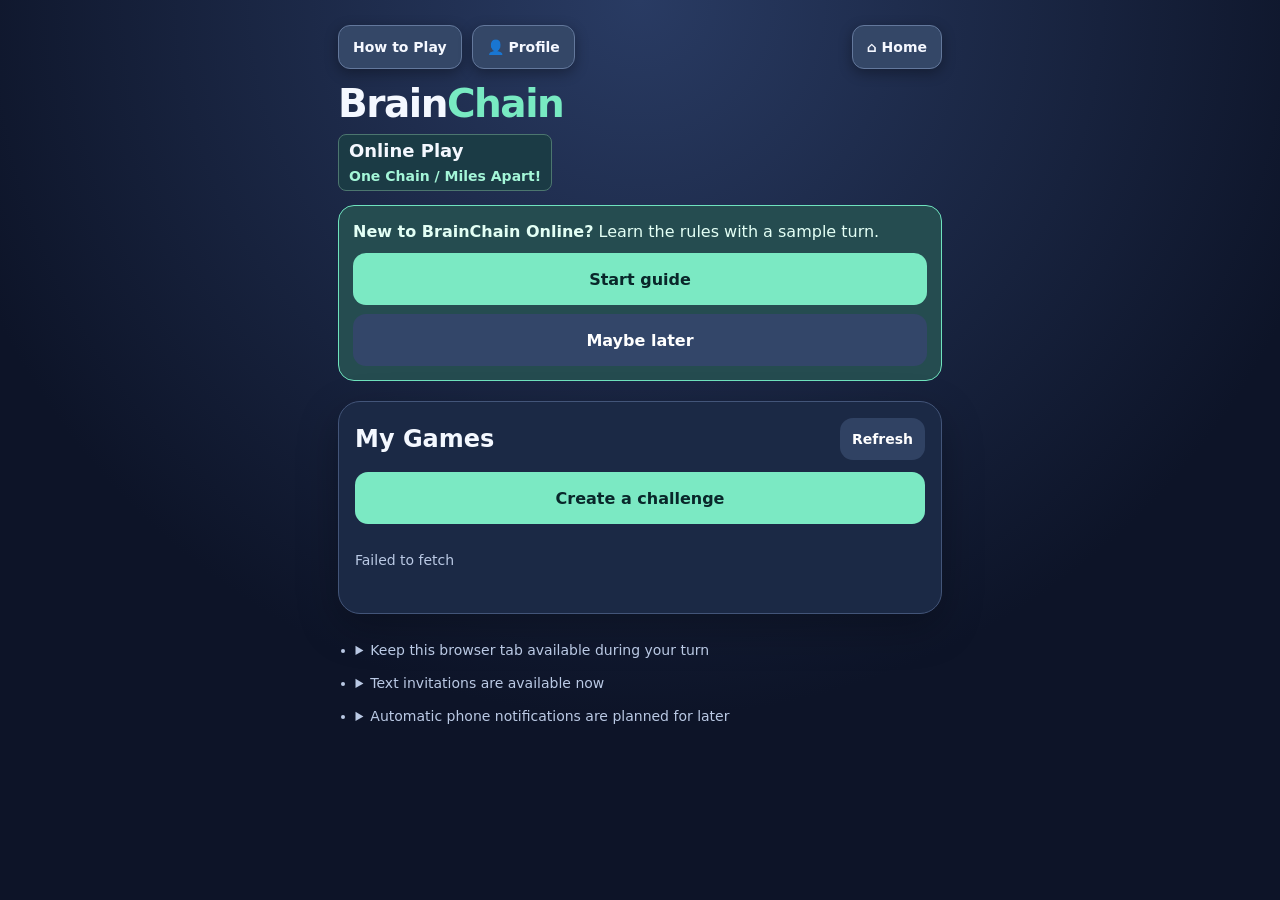
<file: online.html>
<!doctype html>
<html lang="en">
<head>
<meta charset="utf-8">
<meta name="viewport" content="width=device-width,initial-scale=1,viewport-fit=cover">
<title>BrainChain Online Beta</title>
<style>
:root{font-family:system-ui,-apple-system,sans-serif;color:#f4f8ff;background:#0d1428}
*{box-sizing:border-box}body{margin:0;min-height:100dvh;background:radial-gradient(circle at top,#293b63,#0d1428 65%)}
main{width:min(100%,640px);margin:auto;padding:25px 18px 65px}
h1{font-size:39px;margin:12px 0 0;letter-spacing:-1.5px}h1 span{color:#78eac2}
p{color:#bac9e4;line-height:1.5}h2{margin:0 0 18px}
.card{background:#1b2945;border:1px solid #435579;border-radius:22px;padding:20px;margin:20px 0;box-shadow:0 14px 40px #0004}
.hide{display:none!important}button,input{font:inherit;border-radius:13px;padding:15px;border:0;min-height:52px}
button{font-weight:800;background:#304263;color:white;cursor:pointer}
button.primary{background:#7be9c3;color:#09272a}button.secondary{background:#334669}
.homeButton{display:inline-flex;align-items:center;justify-content:center;min-height:52px;padding:15px;border-radius:13px;background:#334669;color:white;font-weight:800;text-decoration:none}
button:disabled{opacity:.45}input{background:#101a30;border:1px solid #677895;color:white;width:100%;font-size:18px}
.full{width:100%}.stack{display:grid;gap:12px}.grid{display:grid;grid-template-columns:1fr 1fr;gap:12px}
.brainEmoji{display:inline-block;filter:grayscale(1) sepia(1) hue-rotate(225deg) saturate(2) brightness(1.15)}
.small{font-size:14px}.badge{display:inline-block;background:#294a4d;color:#a4f6d8;border-radius:20px;padding:7px 12px;font-weight:800;font-size:13px}
.time{font-weight:900;font-size:35px;font-variant-numeric:tabular-nums;color:#91f2d4}
.score{background:#131e35;border-radius:15px;padding:15px}.score p{margin:0 0 8px}
.clue{font-size:28px;font-weight:900;letter-spacing:2px;text-align:center;overflow-wrap:anywhere;margin:24px 0}
.wordChain{display:grid;gap:8px;margin:18px 0 22px}
.chainLabel{font-weight:850;letter-spacing:1px;color:#abf1d6;font-size:14px;text-transform:uppercase}
.chainWord{border:2px solid #4d6687;background:#2a3d5e;border-radius:14px;padding:14px 10px;text-align:center;font-weight:900;letter-spacing:3px;font-size:25px;overflow-wrap:anywhere}
.chainWord.current{border:3px dashed #79f3c7;background:#123f43;color:#90ffdc}
.chainWord.starter{border-color:#8ef5cf;background:#29455a;color:#fff}
.chainWord.starter::before{content:'START WITH';display:block;color:#9cf9d8;font-size:13px;letter-spacing:1.2px;margin-bottom:8px}
.chainArrow{text-align:center;font-size:21px;color:#b5c8e6;line-height:1}
.chainHidden{text-align:center;background:#132036;border-radius:13px;padding:18px;color:#d5e2f4;font-weight:750}
#answer{font-size:18px;text-transform:uppercase;background:#e9fff7;color:#092a30;border:3px solid #70edc2;font-weight:850;caret-color:#092a30}
#answer::placeholder{color:#426761;opacity:1}
#answer:focus{background:#fff;border-color:#9effd9;outline:4px solid #70edc244}
.alert{color:#f9d894;min-height:24px}
#pauseScreen{background:#111a2e;text-align:center;padding:60px 20px;border-radius:20px}
#guessForm{display:grid;grid-template-columns:minmax(0,1fr) auto;gap:8px}
#guessDock{position:sticky;bottom:8px;z-index:20;background:#1b2743;padding:10px 0;border-radius:12px}
.hintControls{display:flex;justify-content:flex-end;gap:4px;margin:6px 0}
.hintControls button{flex:none;width:auto;min-height:44px;padding:5px 12px;font-size:14px}
#hintInfo{min-width:44px}
#hintDetails{margin:0 0 8px;color:#d3e0f2;font-size:13px}
.activeClue{display:none;text-align:center;font-weight:900;overflow-wrap:anywhere}
.dockWord{padding:5px 8px;border:1px solid #8cf4d0;border-radius:9px;background:#284656}
.dockMissing{padding:5px 8px;border:2px dashed #8cf4d0;border-radius:9px;background:#11383d;color:#8cf4d0;letter-spacing:2px}
.dockArrow{color:#bac9e4;line-height:1.15}
#gamesStatus:empty{display:none}
.toolbar{display:flex;gap:10px;flex-wrap:wrap;justify-content:space-between}
.onlineToolbar{justify-content:flex-start;align-items:center}
.onlineToolbar .homeButton,.toolbar.onlineToolbar button{background:#344767;color:#f5f8ff;border:1px solid #63789c;box-shadow:0 4px 14px #0005;font-size:14px;font-weight:750;letter-spacing:0;padding:10px 14px;border-radius:12px;min-height:44px}
.onlineToolbar .homeButton{margin-inline-start:auto;white-space:nowrap}
@media(max-width:380px){.onlineToolbar{gap:8px}.onlineToolbar .homeButton,.toolbar.onlineToolbar button{padding-inline:9px}}
.onlineToolbar :focus-visible{outline:3px solid #8cf2cc;outline-offset:2px}
.toolbar button{min-height:42px;padding:10px 14px}
.soundToggle{display:inline-flex;align-items:center;gap:8px;min-height:44px;padding:10px 14px}
.profileSettings > h2,.profileSettings > #pushNotice{margin:0}
.profileSettings > #pushNotice:empty{display:none}
.profileSettings > button{min-height:52px}
.profileSettings > .soundToggle{justify-content:center}
#soundState{min-width:2ch;text-align:center;color:#d6deef}
.soundTrack{width:34px;height:20px;padding:3px;border-radius:12px;background:#64748b;display:inline-flex;align-items:center}
.soundTrack::before{content:'';width:14px;height:14px;border-radius:50%;background:white}
.soundToggle[aria-checked="true"] .soundTrack{background:#7be9c3;justify-content:flex-end}
.soundToggle[aria-checked="true"] .soundTrack::before{background:#163848}
.soundToggle[aria-checked="true"] #soundState{color:#9cf9d8}
.tutorialTip{background:#254c50;border:1px solid #6fe3be;border-radius:16px;padding:14px;margin:14px 0;display:grid;gap:9px}
.tutorialTip p{margin:0;color:#e3fff5}
.guideDialog{width:min(calc(100% - 24px),480px);max-height:calc(100dvh - 24px);padding:20px;background:#1a2945;color:#f4f8ff;border:1px solid #526e92;border-radius:20px;overflow:auto}
.playerLink{min-height:44px;display:inline-flex;align-items:center;gap:8px;padding:4px 0;background:none;color:#9cf9d8;text-align:left;text-decoration:underline;text-underline-offset:3px;overflow-wrap:anywhere}
.playerLink:focus-visible{outline:2px solid #9cf9d8;outline-offset:2px}
.guideDialog::backdrop{background:#050b18df}
.guideHeader{display:flex;justify-content:space-between;align-items:center;gap:12px}
.guideHeader h2{margin:0;font-size:20px}
.guideHeader button,.guideNav button{min-height:44px;padding:10px 14px}
.guideStep{margin:16px 0 8px;color:#9cf9d8;font-size:14px;font-weight:800}
.guideSlide h3{font-size:24px;margin:0}
.guideSlide p{margin:12px 0}
.guideExample{border:1px solid #526e92;border-radius:12px;padding:12px;margin:14px 0;background:#101d32}
.guideExample strong{color:#9cf9d8}
.guideMockLabel{margin:8px 0;color:#bac9e4;font-weight:700}
.guideCallout,.guideGuess,.guideScoreRow{display:flex;align-items:center;gap:8px;margin:10px 0}
.guideCallout>span,.guidePointer{color:#ffe18a;font-size:24px;font-weight:900}
.guideCallout>strong,.guideExample .guideMockButton{display:inline-block;padding:9px 12px;border-radius:10px;background:#7be9c3;color:#09272a}
.guideEntry{flex:1;min-width:0;padding:9px 10px;border:1px solid #677895;border-radius:10px;font-weight:900}
.guideScoreRow{justify-content:space-between}
.guideNav{display:flex;justify-content:space-between;gap:10px;margin-top:18px}

#lobby{padding:16px}
.gameList,.gameGroup{display:grid;gap:8px}
.gameGroup+.gameGroup{margin-top:8px}
.gameGroup h3{margin:0;padding:0 2px;font-size:14px;color:#becce2}
.gameGroup.yourTurn h3{color:#9cf9d8}
.gameItem{background:#101d35;border:1px solid #465b7b;border-radius:14px;padding:9px;display:grid;grid-template-columns:minmax(0,1fr) auto;align-items:center;gap:4px 8px}
.gameItem .playerLink{color:#f4f8ff;text-decoration:none}
.gameLabel{display:block;font-size:12px;color:#becce2;overflow-wrap:anywhere}
.gameProgress{display:block;color:#becce2;font-size:12px;margin-top:2px}
.profileNotes{padding-inline-start:1.25em;color:#bac9e4;line-height:1.5}
.betaNotes summary{cursor:pointer;padding:6px 0}
.betaNotes details p{margin:0 0 8px 1em}
.gameProgress[data-outcome]{font-weight:800}
.gameProgress[data-outcome="win"]{color:#86efac}
.gameProgress[data-outcome="tie"]{color:#fde68a}
.gameProgress[data-outcome="loss"]{color:#fda4a4}
.gameOpen{display:grid;justify-items:center;gap:2px;padding:7px 10px;min-height:48px;font-size:13px}
.gameScore{font-size:17px;font-variant-numeric:tabular-nums;white-space:nowrap}
.gameRename{grid-column:1/-1;justify-self:start;border-radius:8px;background:none;color:#becce2;font-size:12px;min-height:44px;padding:5px 8px}
.gamesHeader{display:flex;align-items:center;justify-content:space-between;gap:12px}
.gamesHeader h2{margin:0}
.gamesHeader button{padding:9px 12px;min-height:42px;font-size:14px}
.feedbackPop{position:fixed;z-index:1200;top:calc(env(safe-area-inset-top,0px) + 86px);left:14px;right:14px;max-width:460px;margin:auto;padding:17px;border-radius:18px;text-align:center;font-weight:900;font-size:20px;box-shadow:0 12px 40px #0009}
.feedbackPop.good{background:#71f2c4;color:#082b28;border:2px solid #c1ffe6}
.feedbackPop.bad{background:#ffd0bb;color:#54251c;border:2px solid #fff0dc}
.feedbackPop.tie{background:#e3eaff;color:#223457;border:2px solid #f3f6ff}
.feedbackPop.result{top:42%;pointer-events:none;font-size:clamp(23px,6vw,32px)}
.feedbackPop.result small{display:block;margin-top:5px;font-size:16px;font-weight:700}
.feedbackPop:not(.hide){animation:popIn .22s ease-out}
.feedbackPop.result:not(.hide){animation:resultPopIn .3s ease-out}
@keyframes resultPopIn{from{opacity:0;transform:scale(.85)}to{opacity:1;transform:scale(1)}}
@media(prefers-reduced-motion:reduce){.feedbackPop:not(.hide),.feedbackPop.result:not(.hide){animation:none}}
.profileHead{display:flex;align-items:center;gap:15px;margin:8px 0 22px}
.profileBadge{width:82px;height:82px;flex:none;border-radius:50%;background:#2b5a65;border:3px solid #86f0cd;display:grid;place-items:center;font-size:43px;overflow:hidden}
.profileBadge img{height:100%;width:100%;object-fit:cover}
.profileIdentity{min-width:0}
#quickProfile{width:min(460px,calc(100% - 24px));margin:auto;color:#f8faff}
#quickProfile::backdrop{background:#080f20d9}
#profileSignInOptions[open] #accountLinkForm{margin-top:14px}
.profileNameRow{display:flex;align-items:center;gap:5px}
.profileNameRow h2{margin:0;overflow-wrap:anywhere}
.profileEditButton{min-height:44px;min-width:44px;padding:0;background:none;color:#a4f6d8;font-size:22px}
.profileForm{display:grid;gap:13px}
.profileForm label{font-weight:800;color:#dbe9ff}
.avatarChoices{display:grid;grid-template-columns:repeat(6,minmax(0,1fr));gap:7px}
.avatarChoices button{padding:4px;min-height:50px;font-size:25px;border:2px solid #546a8a}
.avatarChoices button.chosen{border-color:#82f5ce;background:#35675e}
.statGrid{display:grid;grid-template-columns:repeat(2,minmax(0,1fr));gap:10px}
.statTile{background:#111e35;border-radius:14px;padding:15px 11px}
.statTile span{font-size:13px;color:#b7cae3;display:block}
.statTile strong{font-size:27px;color:#8af2d1;display:block;margin-top:5px;font-variant-numeric:tabular-nums}
.rivalCard{background:#111e34;border:1px solid #405273;border-radius:15px;padding:12px;margin-top:12px}
.rivalHeading{display:flex;align-items:center;justify-content:space-between;flex-wrap:wrap;gap:0 12px}
.rivalHeading small{color:#bfd2e9;font-size:13px}
.rivalHeading .playerLink{font-size:16px;text-decoration:none}
.rivalHeading .playerLink span:first-child{flex-shrink:0}
.rivalTable{width:100%;table-layout:fixed;border-collapse:collapse;text-align:center;margin-top:8px}
.rivalTable th,.rivalTable td{padding:8px 3px;overflow-wrap:anywhere}
.rivalTable thead th,.rivalTable tbody th{font-size:13px;color:#bfd2e9}
.rivalTable tbody tr{border-top:1px solid #405273}
.rivalTable td{font-size:18px;font-weight:800;color:#9cf9d8}
.rankingRow{display:flex;gap:12px;align-items:center;justify-content:space-between;border-bottom:1px solid #405273;padding:13px 4px}
.rankingRow:last-child{border-bottom:0}
.rankingName{display:flex;align-items:center;gap:9px;min-width:0}
.rankingName span{font-size:22px}
.rankingRow strong{font-size:15px}
.rankingRow small{color:#bfd2e9;display:block}
.profileAlert{color:#94f1d1;margin:12px 0 0}.profileAlert:empty{display:none}
.profileAvatarSmall{width:34px;height:34px;border-radius:50%;object-fit:cover}
.score p.playerName{display:flex;align-items:center;gap:7px;font-size:14px;min-width:0;overflow-wrap:anywhere}
@keyframes popIn{from{opacity:0;transform:scale(.9) translateY(-12px)}to{opacity:1;transform:scale(1) translateY(0)}}
@media(max-width:360px){h1{font-size:34px}.clue{font-size:23px}}
.matchHeading{display:flex;justify-content:space-between;align-items:center;gap:8px}
#openChat{position:relative}
#chatBadge{position:absolute;top:4px;right:4px;width:12px;height:12px;border-radius:50%;background:#ff453a;box-shadow:0 0 0 2px #334669;pointer-events:none}
#chatMessages{max-height:35dvh;overflow:auto;display:grid;gap:8px;margin:12px 0}
.chatMessage{margin:0;padding:9px 12px;border-radius:12px;background:#253956;overflow-wrap:anywhere;white-space:pre-wrap}
.chatMessage.mine{background:#254c50}
#chatForm textarea{width:100%;min-height:60px;padding:10px;font:inherit;color:white;background:#101a30;border:1px solid #677895;border-radius:10px}
#headline{margin:14px 0 16px}
#headline[data-turn]{padding:12px 14px;border-radius:13px;font-size:clamp(19px,5vw,24px);line-height:1.2}
#headline[data-turn="mine"]{background:#7be9c3;color:#09272a}
#headline[data-turn="theirs"]{background:#263a5b;color:#e7efff;border:1px solid #667fa5}
#turnInfo:empty{display:none}
#gamesTurnAlert{text-align:left;margin:0;padding:11px 13px;border-radius:12px;background:#ffe08a;color:#332300;font-weight:800}
.opponentGames{border:1px solid #465b7b;border-radius:14px;background:#101d35}
.opponentGames summary{cursor:pointer;padding:13px 12px;min-height:48px;font-weight:800}
.opponentGames summary small{margin-left:8px;color:#becce2;font-weight:600}
.opponentGames summary .turnCount{color:#9cf9d8}
.opponentGames .gameGroup{padding:0 8px 8px}
#mailbox{width:min(560px,calc(100% - 24px));max-height:85dvh;overflow:auto;color:#f0f6ff}
#mailbox::backdrop{background:#080f20b8}
#mailbox label,#mailList small{display:block}
#mailbox textarea,#mailbox select{width:100%;margin-top:5px}
#mailbox textarea{background:#101d31;color:inherit;border:1px solid #546a8a;border-radius:8px;padding:8px;font:inherit}
#mailList,#mailCompose,#mailThread{margin-top:12px}
#mailEntries p{white-space:pre-wrap;overflow-wrap:anywhere;margin:5px 0 0}
#mailEntries>div{background:#101d31;border-radius:10px;padding:10px}
.mailBadge{display:inline-block;min-width:1.4em;margin-inline-start:5px;padding:2px 5px;border-radius:20px;background:#bb2446;color:white;font-size:.8em}
.mailBadge.hide{display:none}
.profileForm select,#mapState,#accountStatePicker{width:100%;background:#101a30;color:#f4f8ff;border:1px solid #677895;border-radius:10px;padding:10px;font:inherit;min-height:44px}
.profileForm .stateHelp{margin:0}
.statePrivacy{display:flex;align-items:center;gap:8px;min-height:44px;width:fit-content;cursor:pointer}
input.statePrivacyCheck{width:18px;min-height:18px;margin:0;accent-color:#7be9c3}
#accountStateForm{display:grid;gap:8px}
#accountStateForm p,#accountStateStatus{margin:0}
#accountStateStatus:empty{display:none}
#accountStateSave{min-height:44px;justify-self:start}
#playerMap{width:min(680px,calc(100% - 24px))}
#mapGraphic{display:block;width:100%;height:auto;margin:12px 0}
#mapGraphic path{fill:#53637e;stroke:#111e34;stroke-width:1.2;fill-rule:evenodd;cursor:pointer}
#mapGraphic .represented{fill:#7be9c3}
#mapGraphic .selected{stroke:#fff;stroke-width:2.5}
#mapLegend{display:flex;gap:12px;flex-wrap:wrap}
#mapLegend span::before{content:'';display:inline-block;width:10px;height:10px;margin-right:5px;border-radius:2px;background:#53637e}
#mapLegend span:first-child::before{background:#7be9c3}
#mapStatus:empty,#mapSummary:empty{display:none}
.modeHeading{width:fit-content;margin:8px 0 0;padding:5px 10px;border:1px solid #4c766f;border-radius:8px;background:#1b3b45;color:#a4f6d8;font-size:18px;font-weight:850;line-height:1.25}
main:has(> #profilePanel:not(.hide)) > .modeHeading{display:none}
.modeHeading strong,.modeTagline{display:block}
.modeTagline{margin-top:4px;color:#a4f6d8;font-size:14px;font-weight:650;line-height:1.35}
.modeHeading strong{color:#f4f8ff}
</style>
<link rel="stylesheet" href="how-to-play.css?v=bullets">
<link rel="stylesheet" href="guess-keyboard.css?v=cursor"><script src="guess-keyboard.js?v=cursor2" defer></script><link rel="manifest" href="./brainchain.webmanifest"><link rel="apple-touch-icon" href="./brainchain-logo.png"><link rel="stylesheet" href="./brainchain-setup.css?v=home-screen-steps"></head>
<body>
<script src="how-to-play.js?v=bullets" defer></script>
<main>
<div class="toolbar onlineToolbar"><button id="howTo" class="secondary" type="button">How to Play</button><button id="profileButton" class="secondary" type="button">👤 Profile <span id="profileMailBadge" class="mailBadge hide"></span></button><a class="homeButton" href="./index.html?exit-setup=1#home" aria-label="Return to Home">⌂ Home</a><button id="leave" class="secondary hide">My Games</button></div>
<h1>Brain<span>Chain</span></h1><p class="modeHeading"><strong>Online Play</strong><span class="modeTagline">One Chain / Miles Apart!</span></p>
<div id="firstTimeTip" class="tutorialTip hide">
 <p><strong>New to BrainChain Online?</strong> Learn the rules with a sample turn.</p>
 <button id="firstTimeWatch" class="primary" type="button">Start guide</button>
 <button id="dismissTip" class="secondary" type="button">Maybe later</button>
</div>
<section id="profilePanel" class="hide">
 <div class="card">
  <div class="gamesHeader"><h2>Player Profile</h2><button id="closeProfile" class="secondary" type="button">Back to Game</button></div>
  <div class="profileHead">
   <div id="profilePreview" class="profileBadge"><span class="brainEmoji">🧠</span></div>
   <div class="profileIdentity">
    <div class="profileNameRow">
     <h2 id="profileDisplay">Your player card</h2>
     <button id="editProfile" class="profileEditButton" type="button" aria-label="Edit profile" aria-expanded="false" aria-controls="profileEditor" disabled>✎</button>
    </div>
   </div>
  </div>
  <div id="profileEditor" class="profileForm hide">
   <label for="profileName">Screen name</label><input id="profileName" maxlength="20" placeholder="e.g. LakeLymanJeremy" autocomplete="nickname" spellcheck="false">
   <label for="profileState">State (optional)</label>
   <select id="profileState" aria-describedby="stateHelp"><option value="">No state selected</option></select>
   <label class="statePrivacy"><input type="checkbox" id="profileStatePrivate" class="statePrivacyCheck">Keep my state private</label>
   <p id="stateHelp" class="small stateHelp">Share your state to connect with players and join future state competitions. Check the box to share it only with admins.</p>
   <div class="stack">
    <button id="choosePhoto" class="secondary" type="button">Choose Photo</button>
    <button id="takePhoto" class="secondary" type="button">Take Photo</button>
    <button id="chooseAvatar" class="secondary" type="button" aria-expanded="false" aria-controls="avatarChoices">Choose Avatar</button>
    <div id="avatarChoices" class="avatarChoices hide"></div>
   </div>
   <input id="profilePhoto" type="file" accept="image/*" class="hide" aria-label="Choose a photo from your library">
   <input id="cameraPhoto" type="file" accept="image/*" capture="environment" class="hide" aria-label="Take a new photo with the camera">
   <button id="saveProfile" class="primary full" type="button">Save Profile</button>
   <button id="cancelProfileEdit" class="secondary full" type="button">Cancel</button>
  </div>
  <p class="profileAlert small" id="profileMessage" role="status"></p>
  <ul class="small profileNotes">
   <li>Other players can see your photo and screen name</li>
  </ul>
 </div>
 <details class="card" id="profileSignInOptions">
  <summary>Save your profile or sign in</summary>
  <form id="accountLinkForm" class="stack">
   <label for="accountAction">What would you like to do?</label>
   <select id="accountAction">
    <option value="link">Add my email</option>
    <option value="password">Set my password</option>
    <option value="signin">Sign in</option>
   </select>
   <p class="small" id="accountHelp"></p>
   <label id="linkEmailLabel" for="linkEmail">Email</label>
   <input id="linkEmail" type="email" autocomplete="email" autocapitalize="none" required>
   <label id="linkPasswordLabel" for="linkPassword">Password</label>
   <input id="linkPassword" type="password" autocapitalize="none" spellcheck="false">
   <button id="toggleLinkPassword" class="secondary hide" type="button" aria-controls="linkPassword">Show password</button>
   <button id="accountContinue" class="primary" type="submit">Send verification email</button>
   <p id="accountResult" class="small" role="status"></p>
  </form>
 </details>
 <div class="card stack">
  <button id="playerMailbox" type="button" class="secondary hide">Messages <span id="playerMailBadge" class="mailBadge hide"></span></button>
  <button id="adminMailbox" type="button" class="secondary hide">Admin Mailbox <span id="adminMailBadge" class="mailBadge hide"></span></button>
  <button id="openPlayerMap" type="button" class="secondary hide">Player Map</button>
  <details id="accountDetails">
   <summary class="small">Account details</summary>
   <div class="small" style="overflow-wrap:anywhere">
    <p><strong>Account ID</strong><br><span id="mailAccountId">Loading…</span></p>
    <p><strong>Username</strong><br><span id="accountUsername">Loading…</span></p>
    <p><strong>State</strong><br><span id="accountState" tabindex="-1">Loading…</span></p>
    <form id="accountStateForm" class="hide">
     <select id="accountStatePicker" aria-label="Choose the state you want to represent" aria-describedby="accountStateHelp"><option value="">Choose a state</option></select>
     <label class="statePrivacy"><input type="checkbox" id="accountStatePrivate" class="statePrivacyCheck">Keep my state private</label>
     <p id="accountStateHelp">Optional. Sharing can help you connect with players and join future state competitions. Check the box to share it only with admins.</p>
     <button id="accountStateSave" type="submit" class="secondary" disabled>Save state settings</button>
    </form>
    <p id="accountStateStatus" role="status"></p>
    <p><strong>Email</strong><br><span id="accountEmail">Loading…</span></p>
   </div>
  </details>
 </div>
 <div class="card stack profileSettings">
  <h2>Settings</h2><button id="openSetup" type="button" class="secondary">Set Up BrainChain</button>
  <button id="pushToggle" type="button" class="secondary" disabled>Enable Notifications</button>
  <button id="pushTest" type="button" class="secondary hide">Send Test Alert</button>
  <p id="pushNotice" class="small" role="status"></p>
  <button id="soundToggle" class="secondary soundToggle" type="button" role="switch" aria-label="Sound" aria-checked="true">Sound <span id="soundState" aria-hidden="true">On</span><span class="soundTrack" aria-hidden="true"></span></button>
 </div>
 <div class="card"><h2>Your Player Card</h2><p class="small muted">Stats count Online Play games only</p><div id="profileStats" class="statGrid"></div><ul class="small" style="padding-inline-start:1.25em">
  <li>Word scores are out of 100</li>
  <li>Game scores are out of 400</li>
 </ul></div>
 <div class="card"><h2>Head-to-Head Records</h2><div id="rivalStats">Loading your matchups...</div></div>
 <div class="card"><h2>Community Leaderboard</h2>
  <ul class="small profileNotes">
   <li>Ranked by highest average word score</li>
   <li>Players qualify after 10 scored words</li>
  </ul>
  <div id="profileLeaderboard">Loading...</div></div>
</section>
<dialog id="playerMap" class="guideDialog" aria-labelledby="mapTitle">
 <div class="guideHeader"><h2 id="mapTitle">Player Map</h2><button id="mapClose" type="button" class="secondary">Close</button></div>
 <p id="mapSummary"></p>
 <div id="mapLegend" class="small hide"><span>Players in state</span><span>No players</span></div>
 <svg id="mapGraphic" class="hide" aria-hidden="true"></svg>
 <p id="mapStatus" role="status"></p>
 <div id="mapStateDetails" class="hide">
  <label for="mapState">State or district</label>
  <select id="mapState"><option value="">Choose a state</option></select>
  <p id="mapCount" aria-live="polite"></p>
 </div>
</dialog>
<dialog id="mailbox" class="card" aria-labelledby="mailTitle">
 <div class="gamesHeader"><h2 id="mailTitle">Messages</h2><button id="mailClose" type="button" class="secondary">Close</button></div>
 <p id="mailStatus" class="small" role="status"></p>
 <button id="mailNew" type="button" class="primary">New message</button>
 <button id="mailBack" type="button" class="secondary hide">Back to inbox</button>
 <div id="mailList" class="stack"></div>
 <form id="mailCompose" class="stack hide">
  <label id="mailCategory">Category<select id="mailKind"><option>Bug report</option><option>Design suggestion</option><option>Get help</option></select></label>
  <label id="mailAudience" class="hide">Send to<select id="mailTo"><option value="">Choose audience</option><option value="all">Everyone</option><option value="player">One player</option></select></label>
  <label id="mailRecipient" class="hide">Player account ID<input id="mailRecipientId" autocomplete="off"></label>
  <label>Subject<input id="mailNewSubject" maxlength="100" required></label>
  <label>What would you like us to know?<textarea id="mailBody" rows="4" maxlength="3600" required></textarea></label>
  <label id="mailSteps">Steps to reproduce and expected result (optional)<textarea id="mailRepro" rows="3" maxlength="1200"></textarea></label>
  <button id="mailSend" type="submit" class="primary">Send message</button>
 </form>
 <section id="mailThread" class="stack hide">
  <h3 id="mailSubject"></h3>
  <div id="mailEntries" class="stack"></div>
  <button id="mailCopy" type="button" class="secondary">Copy for ChatGPT</button>
  <textarea id="mailCopyText" class="hide" aria-label="Report formatted for ChatGPT" readonly></textarea>
  <form id="mailReply" class="stack">
   <label>Reply<textarea id="mailReplyBody" rows="3" maxlength="5000" required></textarea></label>
   <button type="submit" class="primary">Send reply</button>
  </form>
 </section>
</dialog>
<dialog id="quickProfile" class="card" aria-labelledby="quickProfileTitle">
 <form id="quickProfileForm" class="stack">
  <h2 id="quickProfileTitle">Set up your profile</h2>
  <label for="quickProfileName">What name should other players see?</label>
  <input id="quickProfileName" type="text" required minlength="3" maxlength="20" autocomplete="nickname" spellcheck="false">
  <p class="small">Use 3–20 letters, numbers, or underscores. Start with a letter.</p>
  <label for="quickProfileState">What state do you live in? (Optional)</label>
  <select id="quickProfileState"><option value="">Choose a state</option></select>
  <label class="statePrivacy"><input type="checkbox" id="quickProfilePrivate" class="statePrivacyCheck">Keep my state private</label>
  <p id="quickProfileStatus" class="small" role="status"></p>
  <button id="quickProfileSave" class="primary" type="submit">Save Profile</button>
  <button id="quickProfileBack" class="secondary" type="button">Go Back</button>
 </form>
</dialog>
<dialog id="setupGuide" class="card" aria-labelledby="setupTitle">
 <h2 id="setupTitle" tabindex="-1"></h2>
 <div id="setupCopy"></div>
 <div id="setupVisual" data-icon="">
  <span class="setupMenuIcon" aria-hidden="true"><i></i><i></i><i></i></span>
  <span class="setupShareOption">
  <svg width="62" height="66" viewBox="0 0 62 66" fill="none" stroke="currentColor" stroke-width="4" stroke-linecap="round" stroke-linejoin="round" role="img" aria-label="Share button">
   <path d="M21 23H12a5 5 0 0 0-5 5v28a5 5 0 0 0 5 5h38a5 5 0 0 0 5-5V28a5 5 0 0 0-5-5h-9M31 43V5m-11 11L31 5l11 11"/>
  </svg>
  </span>
  <img src="./brainchain-logo.png" alt="BrainChain Home Screen icon">
 </div>
 <p id="setupStatus" role="status"></p>
 <button id="setupNext" class="primary" type="button"></button>
 <button id="setupTest" class="secondary" type="button" hidden>Send Test Alert</button>
 <button id="setupHelp" class="secondary" type="button" aria-controls="setupDetail">I Don’t See It</button>
 <button id="setupSkip" class="secondary" type="button"></button>
 <div id="setupDetail" hidden>
  <div id="setupHelpChoices" hidden>
   <p>What can’t you find?</p>
   <button id="setupFindShare" class="secondary" type="button">I Can’t Find Share</button>
   <button id="setupFindAdd" class="secondary" type="button">I Can’t Find Add to Home Screen</button>
  </div>
  <div id="setupHelpText" tabindex="-1"></div>
  <button id="setupCopyLink" class="secondary" type="button">Copy Link</button>
  <input id="setupRecovery" aria-label="BrainChain link" readonly hidden>
 </div>
 <button id="setupHome" class="secondary" type="button">Go to Home</button>
 <button id="setupExit" class="secondary" type="button" hidden>Go to My Games</button>
 <button id="setupSignIn" class="secondary" type="button" hidden>Sign In to My Existing Profile</button>
</dialog>
<dialog id="recoverInvite" class="card" aria-labelledby="recoverTitle">
 <form id="recoverForm" class="stack">
  <h2 id="recoverTitle">Open your invitation</h2>
  <p>Go back to the text message. Touch and hold the BrainChain link, then tap <strong>Copy Link</strong>.</p>
  <label>Come back here. Touch and hold this box, then tap <strong>Paste</strong>.
   <input id="recoverLink" type="text" required autocomplete="off" autocapitalize="off">
  </label>
  <p id="recoverStatus" role="status"></p>
  <button type="submit" class="primary">Open My Challenge</button>
  <button id="recoverClose" type="button" class="secondary">Cancel</button>
 </form>
</dialog>
<dialog id="testerFeedback" class="card" aria-labelledby="testerFeedbackTitle">
 <form id="testerFeedbackForm" class="stack">
  <h2 id="testerFeedbackTitle">How was your first game?</h2>
  <label>Your rating
   <select id="testerRating" required>
    <option value="">Choose a rating</option><option value="5">5 — Loved it</option>
    <option value="4">4 — Liked it</option><option value="3">3 — It was okay</option>
    <option value="2">2 — Some trouble</option><option value="1">1 — A lot of trouble</option>
   </select>
  </label>
  <label>Anything you’d like Jeremy to know? <textarea id="testerComments" rows="3" maxlength="1200"></textarea></label>
  <p id="testerFeedbackStatus" role="status"></p>
  <button type="submit" class="primary">Send Feedback</button>
  <button id="testerFeedbackSkip" type="button" class="secondary">Maybe Later</button>
 </form>
</dialog>
<section id="lobby" class="card stack">
 <div class="gamesHeader"><h2>My Games</h2><button type="button" id="refreshGames">Refresh</button></div>
 <button id="create" class="primary full">Create a challenge</button>
 <p class="small" id="gamesStatus" role="status">Loading your games...</p>
 <button id="gamesTurnAlert" class="hide" type="button"></button>
 <div id="gamesList" class="gameList"></div>
</section>
<dialog id="turnPicker" class="guideDialog" aria-labelledby="turnPickerTitle">
 <div class="guideHeader"><h2 id="turnPickerTitle">Your turn</h2><button id="closeTurnPicker" class="secondary" type="button">Close</button></div>
 <div id="turnPickerGames" class="stack" style="margin-top:12px"></div>
</dialog>
<section id="match" class="hide">
 <div class="card">
  <div class="matchHeading">
   <div class="badge" id="statusBadge">Getting game...</div>
   <button id="openChat" class="secondary hide" type="button" aria-label="Match chat">💬<span id="chatBadge" class="hide" aria-hidden="true"></span></button>
  </div>
  <h2 id="headline" aria-live="polite">Your challenge</h2>
  <div class="grid">
   <div class="score"><p id="myScoreName" class="playerName">You</p><div class="time" id="mine">0 pts</div></div>
   <div class="score"><p id="theirScoreName" class="playerName">Friend</p><div class="time" id="theirs">0 pts</div></div>
  </div>
  <p id="turnInfo"></p>
  <button id="playAgain" class="primary full hide" type="button">New Game</button>
  <div class="stack" id="inviteControls">
   <p id="inviteCodeLabel"></p>
   <button id="share" class="primary">Text invitation</button>
   <button id="shareTester" class="secondary hide" type="button">Invite a tester</button>
   <button id="copy" class="secondary">Copy invitation link</button>
  </div>
  <div class="stack hide" id="readyControls">
   <button id="start" class="primary">GO!</button>
  </div>
  <div id="chainSection" class="hide"><div class="chainLabel">Your word chain</div><div id="wordChain" class="wordChain" aria-label="Word chain"></div></div>
  <div id="solveControls" class="hide">
   <div class="badge" id="pointsAvailable" style="display:block;text-align:center;margin:16px auto">Worth 100 points</div>
   <div id="guessDock">
    <div id="activeClue" class="activeClue" aria-live="polite" aria-atomic="true">
     <div id="dockPrevious" class="dockWord"></div>
     <div class="dockArrow" aria-hidden="true">↓</div>
     <div id="dockMissing" class="dockMissing"></div>
    </div>
    <div class="hintControls">
     <button id="revealClue" class="secondary" type="button">Hint</button>
     <button id="hintInfo" class="secondary" type="button" aria-label="How hints affect your score" aria-expanded="false" aria-controls="hintDetails">ⓘ</button>
    </div>
    <p id="hintDetails" class="hide">A hint reveals one letter and takes 20 points off the word’s value.</p>
    <form id="guessForm"><input id="answer" readonly inputmode="none" aria-label="Your guess" placeholder="Type missing word" autocapitalize="characters" autocomplete="off" autocorrect="off" spellcheck="false"><button class="primary">GUESS</button></form>
   </div>
  </div>
  <p class="alert hide" id="connectionStatus" role="status"></p>
  <p class="alert" id="message" role="status"></p>
 </div>
</section>
<ul class="small profileNotes betaNotes" aria-label="Online beta notes">
 <li>
  <details>
   <summary>Keep this browser tab available during your turn</summary>
   <p>Leave BrainChain open while you’re playing. You can close it between turns and return later in the same browser.</p>
  </details>
 </li>
 <li>
  <details>
   <summary>Text invitations are available now</summary>
   <p>Create a challenge, then tap <strong>Text invitation</strong> to share the game link. You choose who gets it and send it yourself.</p>
  </details>
 </li>
 <li>
  <details>
   <summary>Automatic phone notifications are planned for later</summary>
   <p>BrainChain doesn’t currently send an automatic phone alert when it’s your turn. Open <strong>My Games</strong> to see whether you’re up.</p>
  </details>
 </li>
</ul>
</main>
<div id="feedbackPop" class="feedbackPop hide" role="status" aria-live="assertive"></div>
<dialog id="playerCard" class="guideDialog" aria-labelledby="playerCardName">
 <div class="guideHeader"><h2 id="playerCardName">Player card</h2><button id="closePlayerCard" class="secondary" type="button">Close</button></div>
 <div id="playerCardPhoto" class="profileBadge" aria-hidden="true"></div>
 <p id="playerCardState" class="small hide"></p>
 <p id="playerCardMessage" role="status"></p>
 <p class="small muted">Stats count Online Play games only</p><div id="playerCardStats" class="statGrid"></div>
</dialog>
<dialog id="matchChat" class="guideDialog" aria-labelledby="chatTitle">
 <div class="guideHeader"><h2 id="chatTitle">Match chat</h2><button id="closeChat" type="button">Close</button></div>
 <div id="chatMessages" aria-live="polite"></div>
 <form id="chatForm" class="stack">
  <textarea id="chatDraft" aria-label="Message" placeholder="Write a message" maxlength="500" required></textarea>
  <div class="toolbar"><button type="button" id="muteChat">Mute chat alerts</button><button type="submit" id="sendChat" class="primary">Send</button></div>
 </form>
 <p id="chatStatus" role="status"></p>
</dialog>
<script>
const emailConfirmationPage = new URLSearchParams(location.search).has('email-confirmation');
if (emailConfirmationPage) {
 const callback = new URLSearchParams(location.hash.slice(1));
 const failed = callback.has('error') || new URLSearchParams(location.search).has('error');
 history.replaceState(null, '', location.pathname);
 document.querySelector('main')?.setAttribute('hidden', '');
 const notice = document.createElement('section');
 notice.className = 'card';
 notice.textContent = failed ? 'This confirmation link could not be used. Return to your original BrainChain profile to request another email.' :
  'Return to the BrainChain window that shows your original player name. In Profile, choose “Set a password after verifying email.”';
 document.body.prepend(notice);
}
</script>
<script src="brain-emoji.js"></script>
<script src="./brainchain-alerts.js?v=read-alerts"></script>
<script src="./brainchain-setup.js?v=quick-profile"></script>
<script src="./brainchain-session.js"></script>
<script>
const {base: BASE, key: KEY, request: authApi} = brainChainSession;
const $=id=>document.getElementById(id);
const AVATARS=['🧠','🦊','🐻','🦉','🐸','🤖','🐙','🦁','🐼','🐯','🐢','🦄'];
let profileData=null,selectedAvatar='🧠',profilePhotoPath=null,profileFile=null,profileOpen=false,profilePhotoPreview='',lastPlayersFetch=0;
function avatarUrl(path){return typeof path==='string'&&/^[0-9a-f-]{36}\/avatar\.jpg$/.test(path)?BASE+'/storage/v1/object/public/brainchain-avatars/'+path:null}
function profilePicture(host,avatar,path){host.replaceChildren();const url=avatarUrl(path);if(url){const img=document.createElement('img');img.src=url+'?v='+Date.now();img.alt='Player photo';host.append(img)}else{renderBrainEmoji(host,avatar||'🧠')}}
function drawAvatars(){const host=$('avatarChoices');host.replaceChildren();for(const a of AVATARS){const b=document.createElement('button');b.type='button';renderBrainEmoji(b,a);b.className=a===selectedAvatar?'chosen':'';b.setAttribute('aria-label','Select '+a+' avatar');b.setAttribute('aria-pressed',String(a===selectedAvatar));b.onclick=()=>{selectedAvatar=a;profilePhotoPath=null;profileFile=null;$('profilePhoto').value='';$('cameraPhoto').value='';if(profilePhotoPreview){URL.revokeObjectURL(profilePhotoPreview);profilePhotoPreview=''};drawAvatars();profilePicture($('profilePreview'),selectedAvatar,null)};host.append(b)}}
function formatTurnResponse(seconds){
 if(!Number.isFinite(seconds))return '—';
 if(seconds<60)return 'Under 1 min';
 const minutes=Math.round(seconds/60);
 if(minutes<60)return minutes+' min';
 if(minutes<1440){
  const hours=Math.floor(minutes/60);
  const remainder=minutes%60;
  return hours+' hr'+(remainder?' '+remainder+' min':'');
 }
 const days=Math.round(minutes/1440);
 return days+(days===1?' day':' days');
}
function showTurnResponse(area,params){
 rpc('bc_typical_turn_response',params).then(seconds=>{
  area.textContent=formatTurnResponse(seconds);
 }).catch(()=>{});
}
function statTiles(p,area=$('profileStats')){const metrics=[['Average word score',p.words?p.averagePoints:'—'],['Average game score',p.completedGames?p.averageGameScore:'—'],['Perfect words',p.perfectWords],['Perfect word rate',p.words&&Number.isFinite(p.perfectWords)?Math.round(p.perfectWords/p.words*100)+'%':'—'],['Games completed',p.completedGames],['Games won',p.wins],['Win rate',p.completedGames?Math.round(p.wins/p.completedGames*100)+'%':'—'],['Community rank',p.rank?'#'+p.rank:'Unranked'],['Typical turn response time','—'],['Total points earned',p.totalPoints]];area.replaceChildren();for(const [label,val] of metrics){const tile=document.createElement('div');tile.className='statTile';const name=document.createElement('span');name.textContent=label;const value=document.createElement('strong');value.textContent=val;if(label==='Typical turn response time')value.dataset.turnResponse='';tile.append(name,value);if(label==='Community rank'){const note=document.createElement('small');note.textContent='Based on average word score';tile.append(note)}area.append(tile)}}
function playerLink(name,picture,caption=name){
 const button=document.createElement('button');
 button.type='button';button.className='playerLink';button.setAttribute('aria-label','View '+name+'’s player card');
 const avatar=document.createElement('span');avatar.setAttribute('aria-hidden','true');
 const url=avatarUrl(picture.photoPath);
 if(url){const img=document.createElement('img');img.src=url;img.alt='';img.className='profileAvatarSmall';avatar.append(img)}
 else renderBrainEmoji(avatar,picture.avatar||'👤');
 const label=document.createElement('span');label.textContent=caption;
 button.append(avatar,label);
 button.onclick=()=>openPlayerCard(name,picture);
 return button;
}
const playerCard=$('playerCard');
let playerCardRequest=0;
$('closePlayerCard').onclick=()=>playerCard.close();
playerCard.addEventListener('close',()=>{if(!playerCard.open)playerCardRequest++});
async function openPlayerCard(name,picture){
 const request=++playerCardRequest;
 $('playerCardName').textContent=name;
 profilePicture($('playerCardPhoto'),picture.avatar,picture.photoPath);
 $('playerCardStats').replaceChildren();
 $('playerCardState').classList.add('hide');
 $('playerCardMessage').textContent='Loading player stats…';
 playerCard.showModal();
 try{
  const p=await rpc('bc_public_player_card_with_state',{p_screen_name:name});
  if(request!==playerCardRequest||!playerCard.open)return;
  if(!p)throw Error('This player card is unavailable.');
  $('playerCardMessage').textContent='';
  const stateName=usStates.find(([, code]) => code === p.state)?.[2];
  $('playerCardState').textContent=stateName||'';
  $('playerCardState').classList.toggle('hide', !stateName);
  statTiles(p,$('playerCardStats'));
  showTurnResponse($('playerCardStats').querySelector('[data-turn-response]'),{p_screen_name:name});
 }catch(e){
  if(request===playerCardRequest&&playerCard.open)$('playerCardMessage').textContent='Player stats are unavailable right now.';
 }
}
function renderProfileIdentity(p){
 profileData=p;selectedAvatar=p.avatar||'🧠';profilePhotoPath=p.photoPath||null;profileFile=null;
 if(profilePhotoPreview){URL.revokeObjectURL(profilePhotoPreview);profilePhotoPreview=''}
 $('profileName').value=p.screenName||'';$('profilePhoto').value='';$('cameraPhoto').value='';$('profileDisplay').textContent=p.screenName||'Create your player profile';
 $('accountUsername').textContent=p.screenName||'Not set yet';
 renderAccountState(p.state);
 profilePicture($('profilePreview'),selectedAvatar,profilePhotoPath);drawAvatars();
 $('editProfile').disabled=false;
}
async function loadProfile(){
 const p=await rpc('bc_profile_get_with_state');renderProfileIdentity(p);statTiles(p);
 showTurnResponse($('profileStats').querySelector('[data-turn-response]'));
 const leaders=await rpc('bc_leaderboard');const host=$('profileLeaderboard');host.replaceChildren();
 if(!leaders.length){host.textContent='The leaderboard will appear once players have completed 10 scored words.'}
 leaders.forEach(x=>{const row=document.createElement('div');row.className='rankingRow';const left=document.createElement('div');left.className='rankingName';
 const badge=document.createElement('span');badge.textContent='#'+x.rank;
 const more=document.createElement('small');more.textContent=x.words+' words';
 left.append(badge,playerLink(x.screenName,x),more);
 const value=document.createElement('strong');value.textContent=x.averagePoints+' pts';row.append(left,value);host.append(row)})
 const rivals=await rpc('bc_rival_stats');const rivalHost=$('rivalStats');rivalHost.replaceChildren();
 if(!rivals.length){rivalHost.textContent='Your rivalries will appear once you finish a match.';return}
 rivals.forEach(r=>{
  const card=document.createElement('article');card.className='rivalCard';
  const heading=document.createElement('div');heading.className='rivalHeading';
  heading.append(r.screenName?playerLink(r.screenName,r):'Friend');
  const record=document.createElement('small');
  const gameLabel=r.games===1?'match':'matches';
  const tieLabel=r.ties===1?'tie':'ties';
  record.textContent=r.games+' '+gameLabel+' · '+r.ties+' '+tieLabel;
  heading.append(record);
  const table=document.createElement('table');table.className='rivalTable';
  table.innerHTML='<thead><tr><th scope="col">You</th><th scope="col">Stat</th><th scope="col"></th></tr></thead><tbody></tbody>';
  table.setAttribute('aria-label','Your record against '+(r.screenName||'your friend'));
  table.tHead.rows[0].cells[2].textContent=r.screenName||'Friend';
  for(const [label,yours,theirs] of [['Wins',r.wins,r.losses],['Avg. score',r.myAverageScore,r.theirAverageScore]]){
   const row=table.tBodies[0].insertRow();
   row.insertCell().textContent=yours??'—';
   const th=document.createElement('th');th.scope='row';th.textContent=label;row.append(th);
   row.insertCell().textContent=theirs??'—';
  }
  card.append(heading,table);rivalHost.append(card);
 });
}
function showAvatarChoices(show){
 $('avatarChoices').classList.toggle('hide',!show);
 $('chooseAvatar').setAttribute('aria-expanded',String(show));
}
$('chooseAvatar').onclick=()=>showAvatarChoices($('avatarChoices').classList.contains('hide'));
function setProfileEditing(editing){
 $('profileEditor').classList.toggle('hide',!editing);
 renderAccountState(profileData?.state);
 $('editProfile').setAttribute('aria-expanded',String(editing));
 if(!editing)showAvatarChoices(false);
}
function cancelProfileEdit(){
 if(!profileData||$('saveProfile').disabled)return;
 renderProfileIdentity(profileData);
 setProfileEditing(false);
 $('profileMessage').textContent='';
 $('editProfile').focus();
}
$('editProfile').onclick=()=>{
 if(!$('profileEditor').classList.contains('hide')){cancelProfileEdit();return}
 setProfileEditing(true);
 $('profileMessage').textContent='';
 $('profileName').focus();
};
$('cancelProfileEdit').onclick=cancelProfileEdit;
async function openProfile(){
 prepareBrainAlerts();
 setProfileEditing(false);
 $('editProfile').disabled=true;
 profileOpen=true;$('profileButton').classList.add('hide');$('profilePanel').classList.remove('hide');$('lobby').classList.add('hide');$('match').classList.add('hide');$('firstTimeTip').classList.add('hide');
 $('profileMessage').textContent='';window.scrollTo(0,0);
 try{await loadProfile()}catch(e){
  $('profileMessage').textContent=e.message||String(e);
  if(!profileData){
   $('accountUsername').textContent='Unavailable';
   $('accountState').textContent='Unavailable';
  }
 }
}
function closeProfile(){if($('saveProfile').disabled)return;setLinkPasswordVisible(false);setProfileEditing(false);profileOpen=false;$('profileButton').classList.remove('hide');$('profilePanel').classList.add('hide');$('lobby').classList.toggle('hide',!!code);$('match').classList.toggle('hide',!code);$('firstTimeTip').classList.add('hide');window.scrollTo(0,0)}
$('profileButton').onclick=openProfile;
$('closeProfile').onclick=()=>{
 closeProfile();
 if(afterSetupSignIn){
  const url=new URL(afterSetupSignIn);
  afterSetupSignIn=null;
  openSetupGuide(url.searchParams.get('invite'),url.searchParams.get('setup')==='tester',true);
 }
};
$('choosePhoto').onclick=()=>$('profilePhoto').click();
$('takePhoto').onclick=()=>$('cameraPhoto').click();
function selectedPhoto(e){
 const f=e.target.files?.[0];if(!f)return;
 if(!f.type.startsWith('image/')&&!/\.(jpe?g|png|heic|heif|webp|avif)$/i.test(f.name)){
  $('profileMessage').textContent='Please choose a photo, not a document or other file.';e.target.value='';return;
 }
 if(f.size>12*1024*1024){$('profileMessage').textContent='Choose a photo smaller than 12 MB.';e.target.value='';return}
 profileFile=f;if(profilePhotoPreview)URL.revokeObjectURL(profilePhotoPreview);
 profilePhotoPreview=URL.createObjectURL(f);const host=$('profilePreview');host.replaceChildren();const im=document.createElement('img');im.src=profilePhotoPreview;im.alt='Selected photo';host.append(im);
 $('profileMessage').textContent='Photo selected. Tap Save Profile to upload it.';
}
$('profilePhoto').onchange=selectedPhoto;
$('cameraPhoto').onchange=selectedPhoto;
async function uploadPhoto(file){
 let img;
 try{img=await createImageBitmap(file)}catch(e){
  const url=URL.createObjectURL(file);
  try{img=await new Promise((resolve,reject)=>{const i=new Image();i.onload=()=>resolve(i);i.onerror=()=>reject(Error('Could not read this photo'));i.src=url})}
  finally{URL.revokeObjectURL(url)}
 }
 const width=img.width||img.naturalWidth,height=img.height||img.naturalHeight;
 const size=384,canvas=document.createElement('canvas');canvas.width=size;canvas.height=size;
 const c=canvas.getContext('2d');const crop=Math.min(width,height);c.drawImage(img,(width-crop)/2,(height-crop)/2,crop,crop,0,0,size,size);img.close?.();
 const blob=await new Promise(resolve=>canvas.toBlob(resolve,'image/jpeg',.82));if(!blob)throw Error('Unable to prepare photo');
 const path=session.user.id+'/avatar.jpg';
 const r=await fetch(BASE+'/storage/v1/object/brainchain-avatars/'+path,{method:'POST',headers:{apikey:KEY,Authorization:'Bearer '+session.access_token,'Content-Type':'image/jpeg','x-upsert':'true'},body:blob});
 if(!r.ok){const j=await r.json().catch(()=>({}));throw Error(j.message||j.error||'Could not upload photo')}
 return path;
}
$('saveProfile').onclick=async()=>{
 const btn=$('saveProfile');btn.disabled=true;$('profileMessage').textContent='Saving...';
 try{await auth();const name=$('profileName').value.trim();if(!/^[A-Za-z][A-Za-z0-9_]{2,19}$/.test(name))throw Error('Use 3–20 letters, numbers or underscores. Start with a letter.');
  if(profileFile)profilePhotoPath=await uploadPhoto(profileFile);
  const state=$('profileState').value||null;
  const statePrivate=!!state && $('profileStatePrivate').checked;
  await rpc('bc_profile_save_with_state_visibility',{p_name:name,p_avatar:selectedAvatar,p_photo:profilePhotoPath,p_state:state,p_private:statePrivate});
  renderProfileIdentity({...profileData,screenName:name,avatar:selectedAvatar,photoPath:profilePhotoPath,state,statePrivate});
  setProfileEditing(false);
  $('editProfile').focus();
  $('profileMessage').textContent='✓ Profile saved!';
 }catch(e){$('profileMessage').textContent=e.message||String(e)}finally{btn.disabled=false}
};
function markTutorialSeen(){
 $('firstTimeTip').classList.add('hide');
 localStorage.setItem('bc_tutorial_seen','1');
}
function openTutorial(){
 markTutorialSeen();
 window.brainChainGuide.open('online', $('howTo'));
}
$('howTo').onclick=openTutorial;
$('firstTimeWatch').onclick=openTutorial;
$('dismissTip').onclick=markTutorialSeen;
if(!localStorage.getItem('bc_tutorial_seen'))$('firstTimeTip').classList.remove('hide');
let session,code='',game=null,busy=false;
let soundOn=localStorage.getItem('bc_sound')!=='off',audioCtx=null,feedbackTimer=null;
function soundButton(){
 $('soundState').textContent=soundOn?'On':'Off';
 $('soundToggle').setAttribute('aria-checked',String(soundOn));
}
function unlockAudio(){
 if(!soundOn)return;
 try{
  audioCtx=audioCtx||new (window.AudioContext||window.webkitAudioContext)();
  if(audioCtx.state!=='running')return audioCtx.resume();
  return Promise.resolve();
 }catch(e){return Promise.reject(e)}
}
function playFeedbackSound(good,notes=good?[660,880]:[340,250]){
 if(!soundOn||!audioCtx)return;
 try{
  const start=audioCtx.currentTime;
  notes.forEach((hz,i)=>{
   const oscillator=audioCtx.createOscillator(),gain=audioCtx.createGain(),t=start+i*.14;
   oscillator.type=good?'sine':'triangle';oscillator.frequency.value=hz;
   gain.gain.setValueAtTime(.0001,t);
   gain.gain.exponentialRampToValueAtTime(.28,t+.015);
   gain.gain.exponentialRampToValueAtTime(.0001,t+.125);
   oscillator.connect(gain);gain.connect(audioCtx.destination);
   oscillator.start(t);oscillator.stop(t+.14);
  });
 }catch(e){}
}
function showFeedback(good,message){
 const el=$('feedbackPop');clearTimeout(feedbackTimer);
 el.textContent=(good?'✓ ':'✕ ')+message;
 el.className='feedbackPop '+(good?'good':'bad');
 playFeedbackSound(good);
 feedbackTimer=setTimeout(()=>el.classList.add('hide'),2200);
}
function showMatchResult(g){
 const mine=g.myPlayer===1?g.playerOnePoints:g.playerTwoPoints;
 const theirs=g.myPlayer===1?g.playerTwoPoints:g.playerOnePoints;
 const el=$('feedbackPop');
 const score=document.createElement('small');
 score.textContent='Final score · You '+mine+' / Opponent '+theirs;
 clearTimeout(feedbackTimer);
 el.replaceChildren(matchResult(mine,theirs),score);
 el.className='feedbackPop result '+(mine===theirs?'tie':mine>theirs?'good':'bad');
 feedbackTimer=setTimeout(()=>el.classList.add('hide'),4800);
}
soundButton();
// iPhone Safari only allows Web Audio after a direct user gesture.
// Arm it on each real touch/click, before asynchronous network requests resolve.
document.addEventListener('pointerdown',()=>{if(soundOn)unlockAudio()?.catch?.(()=>{})},{passive:true});
$('soundToggle').onclick=async()=>{
 soundOn=!soundOn;localStorage.setItem('bc_sound',soundOn?'on':'off');
 soundButton();
 if(soundOn){
  try{
   await unlockAudio();
   playFeedbackSound(true);
  }catch(e){}
 }
};
const err=e=>{const m=e.message||String(e);$('message').textContent=m;$('gamesStatus').textContent=m};
function labels(){try{return JSON.parse(localStorage.getItem('bc_labels')||'{}')}catch(e){return {}}}
function storeLabel(c,name){const d=labels();d[c]=name;localStorage.setItem('bc_labels',JSON.stringify(d))}
function safe(s){return String(s).replace(/[&<>"']/g,c=>({'&':'&amp;','<':'&lt;','>':'&gt;','"':'&quot;',"'":'&#39;'}[c]))}
async function auth(){
 if (emailConfirmationPage) throw Error('Return to your original profile.');
 session = await brainChainSession.get({createGuest: true});
}
function setLinkPasswordVisible(visible) {
 $('linkPassword').type = visible ? 'text' : 'password';
 $('toggleLinkPassword').textContent = visible ? 'Hide password' : 'Show password';
}
$('toggleLinkPassword').onclick = () => setLinkPasswordVisible($('linkPassword').type === 'password');

function renderLinkAction() {
 const action = $('accountAction').value;
 const signIn = action === 'signin';
 const emailNeeded = action !== 'password';
 const passwordNeeded = action !== 'link';
 $('linkEmail').disabled = !emailNeeded;
 $('linkPassword').disabled = !passwordNeeded;
 for (const id of ['linkEmail', 'linkEmailLabel']) $(id).classList.toggle('hide', !emailNeeded);
 for (const id of ['linkPassword', 'linkPasswordLabel', 'toggleLinkPassword']) $(id).classList.toggle('hide', !passwordNeeded);
 setLinkPasswordVisible(false);
 $('linkPassword').required = passwordNeeded;
 $('linkPassword').minLength = signIn ? 1 : 8;
 $('linkPassword').autocomplete = signIn ? 'current-password' : 'new-password';
 $('linkPassword').value = '';
 $('accountHelp').textContent = signIn ? 'Use the email and password linked to your original player profile.' :
  emailNeeded ? 'Start in the browser that shows the player name and games you want to keep.' :
  'After confirming the email, return to the original browser and choose a password of at least 8 characters.';
 $('accountContinue').textContent = signIn ? 'Sign in' : emailNeeded ? 'Send verification email' : 'Save password';
 $('accountResult').textContent = '';
}
$('accountAction').onchange = renderLinkAction;
renderLinkAction();

$('accountLinkForm').onsubmit = async event => {
 event.preventDefault();
 const button = $('accountContinue');
 if (button.disabled) return;
 const action = $('accountAction').value;
 const email = $('linkEmail').value.trim();
 const password = $('linkPassword').value;
 setLinkPasswordVisible(false);
 const result = $('accountResult');
 button.disabled = true;
 $('accountAction').disabled = true;
 result.textContent = 'Please wait…';
 try {
  if (action === 'signin') {
   const currentId = brainChainSession.read()?.user?.id;
   const signedIn = await authApi('/token?grant_type=password', 'POST', {email, password});
   if (currentId !== signedIn.user.id && profileData?.screenName &&
       !confirm('Switch this browser from ' + profileData.screenName + ' to the profile linked to this email?')) {
    result.textContent = 'Sign-in canceled.';
    return;
   }
   if(currentId!==signedIn.user.id && localStorage.getItem('bc_alert_owner')) await disableBrainAlerts({switchingProfile:true}).catch(()=>{});
   session = brainChainSession.save(signedIn);
   location.replace(afterSetupSignIn || './index.html#home');
   return;
  }
  await auth();
  const currentId = session.user.id;
  const user = await authApi('/user', 'GET', undefined, session.access_token);
  if (user.id !== currentId) throw Error('Reopen the original player profile and try again.');
  if (action === 'link' && !user.email_confirmed_at) {
   const landing = new URL('./online.html?email-confirmation=1', location.href);
   await authApi('/user?redirect_to=' + encodeURIComponent(landing.href), 'PUT', {email}, session.access_token);
   $('accountAction').value = 'password';
   renderLinkAction();
   result.textContent = 'Check your email and tap the confirmation link. Then come back to this original window to save your password.';
   return;
  }
  if (!user.email || !user.email_confirmed_at) throw Error('Confirm your email first, then try Save password again in this window.');
  if (action === 'link') {
   $('accountAction').value = 'password';
   renderLinkAction();
   result.textContent = 'This profile already has a verified email: ' + user.email + '.';
   return;
  }
  const updated = await authApi('/user', 'PUT', {password}, session.access_token);
  if (updated.id !== currentId) throw Error('Could not verify the player profile.');
  $('linkPassword').value = '';
  $('accountEmail').textContent = user.email;
  result.textContent = 'Password saved for ' + user.email + '. On your Home Screen, open Profile and open “Save your profile or sign in” and choose “Sign in.”';
 } catch (error) {
  const message = error.message || 'Please try again.';
  result.textContent = action === 'signin' && /invalid login credentials|email not confirmed/i.test(message)
   ? 'Sign-in didn’t work. Check your email and use Show password to check what you typed. If you haven’t saved a password yet, open BrainChain where you first played. In Profile, link and confirm your email, then choose Set my password.'
   : message;
 } finally {
  button.disabled = false;
  $('accountAction').disabled = false;
 }
};
async function rpc(name,params={}){
 await auth();
 let r=await fetch(BASE+'/rest/v1/rpc/'+name,{method:'POST',headers:{'apikey':KEY,'Authorization':'Bearer '+session.access_token,'Content-Type':'application/json'},body:JSON.stringify(params)});
 let j=await r.json().catch(()=>null);
 if(!r.ok)throw Object.assign(Error(j?.message||'Could not reach game server'),{serverCode:j?.code});
 return j;
}
const chatDialog=$('matchChat');
let chatLoading=false, chatSending=false, renderedChat='';
function chatKey(kind,matchCode){return 'bc_chat_'+kind+'_'+session.user.id+'_'+matchCode}
async function chatRequest(matchCode,body){
 await auth();
 const url=new URL(BASE+'/rest/v1/brainchain_chat_messages');
 const headers={apikey:KEY,Authorization:'Bearer '+session.access_token};
 if(body===undefined){
  url.search=new URLSearchParams({game_code:'eq.'+matchCode,select:'id,sender_id,body',order:'id.desc',limit:'100'});
 }else{
  headers['Content-Type']='application/json';
  headers.Prefer='return=minimal';
 }
 const response=await fetch(url,{headers,method:body===undefined?'GET':'POST',
  body:body===undefined?undefined:JSON.stringify({game_code:matchCode,body})});
 if(!response.ok)throw Error(body===undefined?'Could not load chat.':'Could not send message.');
 if(body===undefined)return response.json();
}
function updateChatMute(){
 const muted=localStorage.getItem(chatKey('mute',code))==='1';
 $('muteChat').textContent=muted?'Unmute chat alerts':'Mute chat alerts';
 if(muted)setChatUnread(false);
}
function setChatUnread(unread){
 $('chatBadge').classList.toggle('hide',!unread);
 $('openChat').setAttribute('aria-label',unread?'Match chat, unread messages':'Match chat');
}
async function refreshChat(){
 if(!code||!game||game.status==='waiting'||profileOpen||chatLoading)return;
 const matchCode=code;
 chatLoading=true;
 try{
  const rows=await chatRequest(matchCode);
  if(code!==matchCode||profileOpen)return;
  const seen=chatKey('seen',matchCode);
  if(!chatDialog.open){
   const muted=localStorage.getItem(chatKey('mute',matchCode))==='1';
   const lastSeen=Number(localStorage.getItem(seen)||0);
   setChatUnread(!muted&&rows.some(row=>row.sender_id!==session.user.id&&row.id>lastSeen));
   return;
  }
  setChatUnread(false);
  if(rows.length && localStorage.getItem(seen)!==String(rows[0].id)){
   rpc('bc_push_chat',{p_code:matchCode,p_seen:rows[0].id}).then(()=>dismissBrainAlert('chat',matchCode)).catch(()=>{});
   localStorage.setItem(seen,String(rows[0].id));
  }
  const signature=matchCode+':'+rows.map(row=>row.id).join(',');
  if(signature===renderedChat)return;
  renderedChat=signature;
  const host=$('chatMessages');
  host.replaceChildren();
  if(!rows.length)host.textContent='No messages yet.';
  for(const row of rows.reverse()){
   const mine=row.sender_id===session.user.id;
   const message=document.createElement('p');
   message.className='chatMessage'+(mine?' mine':'');
   message.textContent=(mine?'You: ':'Opponent: ')+row.body;
   host.append(message);
  }
  host.scrollTop=host.scrollHeight;
 }catch(e){
  if(code===matchCode&&chatDialog.open)$('chatStatus').textContent=e.message;
 }finally{chatLoading=false}
}
$('openChat').onclick=()=>{
 if(!code||!game||game.status==='waiting')return;
 renderedChat='';$('chatDraft').value='';$('chatStatus').textContent='';
 $('chatMessages').textContent='Loading messages…';
 updateChatMute();chatDialog.showModal();refreshChat();
};
$('closeChat').onclick=()=>chatDialog.close();
$('muteChat').onclick=()=>{
 const key=chatKey('mute',code);
 localStorage.setItem(key,localStorage.getItem(key)==='1'?'0':'1');
 rpc('bc_push_chat',{p_code:code,p_mute:localStorage.getItem(key)==='1'}).then(refreshBrainBadge).catch(()=>{});
 updateChatMute();
};
$('chatForm').onsubmit=async e=>{
 e.preventDefault();
 const body=$('chatDraft').value.trim(),matchCode=code;
 if(!body||!matchCode||chatSending)return;
 chatSending=true;$('sendChat').disabled=true;$('chatStatus').textContent='';
 try{
  await chatRequest(matchCode,body);
  if(code===matchCode){$('chatDraft').value='';await refreshChat()}
 }catch(e){
  if(code===matchCode)$('chatStatus').textContent=e.message;
 }finally{chatSending=false;$('sendChat').disabled=false}
};
const turnStates=new Map();
function recordTurn(matchCode,isMyTurn){
 const previous=turnStates.get(matchCode);
 turnStates.set(matchCode,isMyTurn);
 return previous===false&&isMyTurn;
}
function playTurnTone(){
 if(!document.hidden)playFeedbackSound(true,[523,659,1047]);
}
let loadingGames=false;
function matchResult(mine,theirs){
 return mine===theirs?'You tied':mine>theirs?'You won!':'You lost';
}
const invitationDateTime = new Intl.DateTimeFormat(undefined, {
 dateStyle: 'medium',
 timeStyle: 'short'
});
async function loadMatchNumbers(headers, playerId){
 const gameNumbers=new Map();
 const opponentCounts=new Map();
 const pageSize=500;
 for(let offset=0;;offset+=pageSize){
  const query=new URLSearchParams({
   select:'invite_code,player_one_id,player_two_id',
   or:`(player_one_id.eq.${playerId},player_two_id.eq.${playerId})`,
   player_two_id:'not.is.null',
   status:'in.(active,completed)',
   order:'created_at.asc,invite_code.asc',
   limit:String(pageSize),
   offset:String(offset)
  });
  const response=await fetch(BASE+'/rest/v1/brainchain_games?'+query,{headers});
  if(!response.ok)throw Error('Could not load match numbers');
  const matches=await response.json();
  for(const match of matches){
   const opponent=match.player_one_id===playerId?match.player_two_id:match.player_one_id;
   const number=(opponentCounts.get(opponent)||0)+1;
   opponentCounts.set(opponent,number);
   gameNumbers.set(match.invite_code,number);
  }
  if(matches.length<pageSize)return gameNumbers;
 }
}
const turnAlert=$('gamesTurnAlert');
const turnPicker=$('turnPicker');
const turnPickerGames=$('turnPickerGames');
let waitingTurns=[];
function renderTurnPicker(){
 const existing=new Map([...turnPickerGames.children].map(button=>[button.dataset.code,button]));
 for(const turn of waitingTurns){
  let button=existing.get(turn.code);
  if(!button){
   button=document.createElement('button');
   button.type='button';
   button.className='secondary full';
   button.dataset.code=turn.code;
   button.onclick=()=>{turnPicker.close();show(turn.code)};
   turnPickerGames.append(button);
  }
  button.textContent=turn.label.textContent+' · Word '+turn.word+' of 4';
  existing.delete(turn.code);
 }
 for(const button of existing.values())button.remove();
 if(!waitingTurns.length)turnPicker.close();
}
$('closeTurnPicker').onclick=()=>turnPicker.close();
turnAlert.onclick=()=>{
 if(waitingTurns.length===1){show(waitingTurns[0].code);return}
 if(waitingTurns.length>1){renderTurnPicker();turnPicker.showModal()}
};
async function loadGames(){
 if(loadingGames||document.hidden)return;
 loadingGames=true;
 try{
  await auth();
  const r=await fetch(BASE+'/rest/v1/brainchain_games?select=invite_code,status,current_player,player_one_id,player_two_id,word_number,created_at&status=in.(waiting,active)&order=created_at.desc,invite_code.desc&limit=50',{
   headers:{apikey:KEY,Authorization:'Bearer '+session.access_token}
  });
  if(!r.ok)throw Error('Could not load your games');
  const items=await r.json();
  let newTurn=false;
  for(const g of items){
   if(g.invite_code===code)continue;
   const mine=g.player_one_id===session.user.id?1:2;
   if(recordTurn(g.invite_code,g.status==='active'&&g.current_player===mine))newTurn=true;
  }
  if(newTurn)playTurnTone();
  if($('lobby').classList.contains('hide'))return;
  const recent=await fetch(BASE+'/rest/v1/brainchain_games?select=invite_code,status,current_player,player_one_id,player_two_id,word_number,created_at&status=eq.completed&order=created_at.desc,invite_code.desc&limit=10',{
   headers:{apikey:KEY,Authorization:'Bearer '+session.access_token}
  }).then(response=>response.ok?response.json():[]).catch(()=>[]);
  if($('lobby').classList.contains('hide'))return;
  $('gamesStatus').textContent=items.length||recent.length?'':'No open games yet. Create a challenge to get started.';
  const expanded=new Set([...$('gamesList').querySelectorAll('details[open]')].map(group=>group.dataset.opponent));
  const groups=new Map();
  const nextTurns=[];
  const names=labels();
  const identity=session.user.id;
  const matchNumbers=[...items,...recent].some(game=>game.player_two_id)
   ?loadMatchNumbers({apikey:KEY,Authorization:'Bearer '+session.access_token},identity).catch(()=>new Map())
   :Promise.resolve(new Map());
  [...items,...recent].forEach((g,index)=>{
   const mine=g.player_one_id===session.user.id?1:2;
   const waiting=g.status==='waiting';
   const completed=g.status==='completed';
   const theirId=mine===1?g.player_two_id:g.player_one_id;
   const key=theirId||'pending';
   const myTurn=!waiting&&!completed&&g.current_player===mine;
   if(!groups.has(key)){
    const details=document.createElement('details');
    details.className='opponentGames';details.dataset.opponent=key;details.open=expanded.has(key);
    const header=document.createElement('summary');
    const name=document.createElement('span');name.textContent=theirId?'Friend':'Pending invitations';
    const count=document.createElement('small');
    header.append(name,count);
    const rows=document.createElement('div');rows.className='gameGroup';
    details.append(header,rows);
    const opponentName=theirId?rpc('bc_match_players',{p_code:g.invite_code}).then(players=>{
     const friend=mine===1?players?.two:players?.one;
     const screenName=friend?.name?.trim();
     if(screenName)name.textContent=screenName;
     return screenName;
    }).catch(()=>null):Promise.resolve(null);
    groups.set(key,{details,rows,count,total:0,turns:0,opponentName});
   }
   const group=groups.get(key);
   group.total++;
   if(myTurn)group.turns++;
   const label=names[g.invite_code]||(completed?'Completed game':'Game '+(items.length-index));
   const item=document.createElement('div');item.className='gameItem';
   const summary=document.createElement('div');
   const gameLabel=document.createElement('span');gameLabel.className='gameLabel';gameLabel.textContent=label;
   if(myTurn)nextTurns.push({code:g.invite_code,label:gameLabel,word:Math.min(4,g.word_number)});
   const progress=document.createElement('span');progress.className='gameProgress';
   progress.textContent=completed?'Completed':waiting?'Invitation pending':(myTurn?'Your turn':'Their turn')+' · Word '+Math.min(4,g.word_number)+' of 4';
   summary.append(gameLabel,progress);
   if(waiting && mine===1 && g.created_at){
    const createdAt = new Date(g.created_at);
    if(Number.isFinite(createdAt.getTime())){
     const timestamp = document.createElement('time');
     timestamp.className = 'gameProgress';
     timestamp.dateTime = createdAt.toISOString();
     timestamp.textContent = 'Created ' + invitationDateTime.format(createdAt);
     summary.append(timestamp);
    }
   }
   const open=document.createElement('button');
   open.type='button';open.className='gameOpen'+(myTurn?' primary':' secondary');
   open.textContent=completed?'View result':'Open game';
   open.setAttribute('aria-label','Open '+label);
   open.onclick=()=>show(g.invite_code);
   const rename=document.createElement('button');
   rename.type='button';rename.className='gameRename';rename.textContent='Name game';
   rename.setAttribute('aria-label','Name '+label);
   rename.onclick=()=>{const val=prompt('Name this game (for example, Jeff)',label);if(val?.trim()){storeLabel(g.invite_code,val.trim().slice(0,35));loadGames()}};
   item.append(summary,open,rename);group.rows.append(item);
   let scoreLabel='';
   const updateOpenLabel=()=>open.setAttribute('aria-label','Open '+gameLabel.textContent+scoreLabel);
   if(theirId)group.opponentName.then(screenName=>{
    if(!screenName)return;
    rename.remove();
    gameLabel.textContent=screenName+' game';
    if(myTurn&&turnPicker.open)renderTurnPicker();
    updateOpenLabel();
    return matchNumbers.then(numbers=>{
     const number=numbers.get(g.invite_code);
     if(number)gameLabel.textContent=screenName+' game #'+number;
     if(myTurn&&turnPicker.open)renderTurnPicker();
     updateOpenLabel();
    });
   });
   if(!waiting){
    rpc('bc_view',{p_code:g.invite_code}).then(view=>{
     const myPoints=mine===1?view?.playerOnePoints:view?.playerTwoPoints;
     const theirPoints=mine===1?view?.playerTwoPoints:view?.playerOnePoints;
     if(!Number.isFinite(myPoints)||!Number.isFinite(theirPoints))return;
     if(completed){
      progress.textContent=matchResult(myPoints,theirPoints);
      progress.dataset.outcome=myPoints===theirPoints?'tie':myPoints>theirPoints?'win':'loss';
     }
     const score=document.createElement('span');score.className='gameScore';
     score.textContent=myPoints+'–'+theirPoints;
     const caption=document.createElement('span');caption.textContent='You – Friend';
     open.replaceChildren(score,caption);
     scoreLabel='. You '+myPoints+', friend '+theirPoints+' points.';
     updateOpenLabel();
    }).catch(()=>{});
   }
  });
  const sorted=[...groups.values()].sort((a,b)=>b.turns-a.turns);
  waitingTurns=nextTurns;
  const totalTurns=waitingTurns.length;
  const alertText=totalTurns?'Your turn in '+totalTurns+(totalTurns===1?' game':' games')+' →':'';
  if(turnAlert.textContent!==alertText)turnAlert.textContent=alertText;
  turnAlert.classList.toggle('hide',!totalTurns);
  if(totalTurns>1)turnAlert.setAttribute('aria-haspopup','dialog');
  else turnAlert.removeAttribute('aria-haspopup');
  if(turnPicker.open)renderTurnPicker();
  for(const group of sorted){
   group.count.textContent=group.total+(group.total===1?' game':' games')+(group.turns?' · '+group.turns+' your turn':'');
   group.count.classList.toggle('turnCount',group.turns>0);
  }
  const pending=groups.get('pending');
  const friends=sorted.filter(group=>group!==pending);
  const sections=pending?[pending.details]:[];
  if(friends.length){
   const details=document.createElement('details');
   details.className='opponentGames';
   details.dataset.opponent='friends';
   details.open=expanded.has('friends');
   const heading=document.createElement('summary');
   const title=document.createElement('span');
   title.textContent='Games with friends';
   const count=document.createElement('small');
   const total=friends.reduce((sum,group)=>sum+group.total,0);
   count.textContent=total+(total===1?' game':' games')+(totalTurns?' · '+totalTurns+' your turn':'');
   count.classList.toggle('turnCount',totalTurns>0);
   heading.append(title,count);
   const rows=document.createElement('div');
   rows.className='gameGroup';
   rows.append(...friends.map(group=>group.details));
   details.append(heading,rows);
   sections.push(details);
  }
  $('gamesList').replaceChildren(...sections);
 }catch(e){$('gamesStatus').textContent=e.message}
 finally{loadingGames=false}
}
async function completeQuickProfile(forGame) {
 const profile=await rpc('bc_profile_get_with_state');
 if(profile?.screenName)return true;
 const dialog=$('quickProfile'), form=$('quickProfileForm'), save=$('quickProfileSave'), back=$('quickProfileBack');
 const input=$('quickProfileName'), status=$('quickProfileStatus');
 form.reset();
 $('quickProfileState').value=profile?.state||'';
 $('quickProfilePrivate').checked=Boolean(profile?.statePrivate);
 status.textContent='';
 save.textContent=forGame?'Save & Play':'Save Profile';
 return new Promise(resolve=>{
  function finish(saved) {
   dialog.close();
   resolve(saved);
  }
  back.onclick=()=>finish(false);
  dialog.oncancel=event=>{event.preventDefault();if(!save.disabled)finish(false)};
  form.onsubmit=async event=>{
   event.preventDefault();
   if(save.disabled)return;
   const name=input.value.trim();
   if(!/^[A-Za-z][A-Za-z0-9_]{2,19}$/.test(name)){
    status.textContent='Start with a letter. Use 3–20 letters, numbers or underscores.';
    return;
   }
   save.disabled=back.disabled=true;
   status.textContent='Saving your profile…';
   try {
    const state=$('quickProfileState').value||null;
    const statePrivate=Boolean(state && $('quickProfilePrivate').checked);
    await rpc('bc_profile_save_with_state_visibility',{p_name:name,p_avatar:profile?.avatar||'🧠',
     p_photo:profile?.photoPath||null,p_state:state,p_private:statePrivate});
    if(profileOpen)renderProfileIdentity({...profile,screenName:name,state,statePrivate});
    finish(true);
   }catch(error){status.textContent=error.message||'Couldn’t save your profile. Try again.'}
   finally{save.disabled=back.disabled=false}
  };
  dialog.showModal();
  input.focus();
 });
}
function invitation(){return brainChainSetup.link(code,false).href}
async function show(codeToShow){
 clearTimeout(feedbackTimer);$('feedbackPop').classList.add('hide');
 chatDialog.close();game=null;$('headline').textContent='Loading match…';$('headline').removeAttribute('data-turn');setConnectionStatus('');$('message').textContent='';setChatUnread(false);$('openChat').classList.add('hide');
 lastPlayersFetch=0;
 $('myScoreName').textContent='You';$('theirScoreName').textContent='Friend';
 code=String(codeToShow).trim().toUpperCase();history.replaceState(null,'','?invite='+encodeURIComponent(code));
 $('lobby').classList.add('hide');$('match').classList.remove('hide');$('leave').classList.remove('hide');
 await refresh();
 if(game && code===String(codeToShow).trim().toUpperCase())void dismissBrainAlert('turn',code);
 await refreshMatchPlayers();
}
async function refreshMatchPlayers(){
 if(!code||profileOpen)return;
 const matchCode=code;
 try{const p=await rpc('bc_match_players',{p_code:matchCode});if(code!==matchCode||profileOpen)return;
 const myFirst=game?.myPlayer===1;
 const mine=myFirst?p.one:p.two,theirs=myFirst?p.two:p.one;
 const showName=(id,player,fallback)=>{
  const host=$(id);const name=player?.name;
  host.replaceChildren(name?playerLink(name,player):fallback);
 };
 showName('myScoreName',mine,'You');showName('theirScoreName',theirs,'Friend');
 lastPlayersFetch=Date.now();
 }catch(e){}
}
let refreshRequest=0, refreshFailures=0, pollingMatch=false;
function setConnectionStatus(message){
 const status=$('connectionStatus');
 status.textContent=message;
 status.classList.toggle('hide',!message);
 if(!message)refreshFailures=0;
}
async function refresh(background=false){
 if(!code||(background&&(pollingMatch||busy||document.hidden)))return;
 const matchCode=code,request=++refreshRequest;
 if(background)pollingMatch=true;
 try{
  const g=await rpc('bc_view',{p_code:matchCode});
  if(code!==matchCode||request!==refreshRequest)return;
  const justCompleted=game?.status==='active'&&g.status==='completed';
  render(g);
  game=g;
  if(justCompleted)showMatchResult(g);
  if(g.status==='completed')offerTesterFeedback(matchCode);
  if(recordTurn(matchCode,g.status==='active'&&g.currentPlayer===g.myPlayer))playTurnTone();
  setConnectionStatus('');
  refreshChat();
  if(Date.now()-lastPlayersFetch>20000)refreshMatchPlayers();
 }catch(e){
  if(code!==matchCode||request!==refreshRequest)return;
  if(!background&&game){err(e);return}
  if(!game||++refreshFailures>=2)
   setConnectionStatus('Could not refresh the match. Retrying automatically…');
 }finally{if(background)pollingMatch=false}
}
function render(g){
 $('openChat').classList.toggle('hide',g.status==='waiting');
 $('statusBadge').textContent=g.status==='completed'?'GAME COMPLETE':g.status==='waiting'?'AWAITING FRIEND':`WORD ${g.wordNumber} OF 4`;
 $('mine').textContent=(g.myPlayer===1?g.playerOnePoints:g.playerTwoPoints)+' pts';
 $('theirs').textContent=(g.myPlayer===1?g.playerTwoPoints:g.playerOnePoints)+' pts';
 const myTurn=g.currentPlayer===g.myPlayer,started=g.started;
 $('playAgain').classList.toggle('hide',g.status!=='completed');
 $('inviteControls').classList.toggle('hide',g.status!=='waiting');
 $('readyControls').classList.toggle('hide',g.status!=='active'||!myTurn||started);
 const solving=g.status==='active'&&myTurn&&started;
 if(!solving)$('answer').blur();
 $('solveControls').classList.toggle('hide',!solving);
 const safeToShow=g.status==='completed'||g.status==='active'&&myTurn&&started;
 $('chainSection').classList.toggle('hide',!safeToShow);
 if(safeToShow){
  const chain=$('wordChain');chain.replaceChildren();
  const words=Array.isArray(g.chainWords)&&g.chainWords.length?g.chainWords:(g.previousWord?[g.previousWord]:[]);
  const addWord=(word,active=false)=>{
   if(chain.childElementCount){const arrow=document.createElement('div');arrow.className='chainArrow';arrow.textContent='↓';chain.append(arrow)}
   const box=document.createElement('div');box.className='chainWord'+(active?' current':!chain.childElementCount?' starter':'');box.textContent=word;chain.append(box);
  };
  if(solving){
   const previous=words[words.length-1]||g.previousWord||'';
   const missing=g.clue||'';
   if($('dockPrevious').textContent!==previous)$('dockPrevious').textContent=previous;
   if($('dockMissing').textContent!==missing)$('dockMissing').textContent=missing;
  }
  words.forEach(w=>addWord(w));
  if(g.status==='active'&&myTurn&&started&&g.clue)addWord(g.clue,true);
  if(!chain.childElementCount){const hidden=document.createElement('div');hidden.className='chainHidden';hidden.textContent='Your chain will appear here.';chain.append(hidden)}
 }
 $('turnInfo').textContent=g.status==='waiting'?'Share the invitation, then wait for your friend.':g.status==='completed'?'Final score':myTurn?(started?'Every incorrect guess reveals a letter and costs 20 points.':'Tap GO when you’re ready.'):'';
 const headline=$('headline');
 const completed=g.status==='completed';
 const mine=g.myPlayer===1?g.playerOnePoints:g.playerTwoPoints;
 const theirs=g.myPlayer===1?g.playerTwoPoints:g.playerOnePoints;
 if(completed)headline.dataset.turn=mine>theirs?'mine':'theirs';
 else if(g.status==='active')headline.dataset.turn=myTurn?'mine':'theirs';
 else headline.removeAttribute('data-turn');
 const title=completed?matchResult(mine,theirs):g.status==='active'?(myTurn?'Your turn':'Waiting for your opponent'):'BrainChain Challenge';
 if(headline.textContent!==title)headline.textContent=title;
 $('inviteCodeLabel').textContent='Invitation code: '+code;
 $('pointsAvailable').textContent='Worth '+g.pointsAvailable+' points';
}
async function action(callback){if(busy)return;busy=true;try{await callback();$('message').textContent=''}catch(e){err(e)}finally{busy=false}}
function createChallenge(){
 return action(async()=>{
  const result=await rpc('brainchain_create_game');
  const newCode=result?.[0]?.game_code||result?.game_code;
  if(!newCode)throw Error('Could not create a challenge');
  await show(newCode);
  window.scrollTo(0,0);
 });
}
$('create').onclick=createChallenge;
$('playAgain').onclick=()=>{if(game?.status==='completed')return createChallenge()};
$('start').onclick=()=>action(async()=>{await rpc('bc_start',{p_code:code});await refresh()});
function submitGuess(guess,revealLetter=false){
 if(!guess||game?.status!=='active'||!game.started||game.currentPlayer!==game.myPlayer)return;
 unlockAudio();
 return action(async()=>{
  const previousPlayer=game.currentPlayer,previousWord=game.wordNumber,earned=game.pointsAvailable;
  const correct=await rpc('bc_guess',{p_code:code,p_guess:guess});
  if(!revealLetter)$('answer').value='';
  await refresh();
  const movedOn=game?.currentPlayer!==previousPlayer||game?.wordNumber!==previousWord||game?.status==='completed';
  if(movedOn)$('answer').value='';
  if(game?.status==='completed')return;
  if(correct){showFeedback(true,'CORRECT! +'+earned+' points!')}
  else if(movedOn){showFeedback(false,'All letters revealed. Word complete — 0 points.')}
  else{
   const feedback=revealLetter?'Letter revealed.':'Not quite! Another letter revealed.';
   showFeedback(false,feedback+' Now worth '+game.pointsAvailable+' points.');
  }
 });
}
$('guessForm').onsubmit=e=>{
 e.preventDefault();
 submitGuess($('answer').value.trim());
};
// The guess endpoint already handles the point deduction, reveal and turn advance.
$('revealClue').onclick=()=>submitGuess('!',true);
$('hintInfo').onclick=()=>{
 const open=$('hintDetails').classList.toggle('hide')===false;
 $('hintInfo').setAttribute('aria-expanded',String(open));
};
$('share').onclick=async()=>{const url=invitation();let text='Your friend is challenging you to BrainChain! 🧠';try{const p=await rpc('bc_profile_get');if(p.screenName)text='Your friend '+p.screenName+' is challenging you to BrainChain! 🧠'}catch(e){}text+='\nGet in early on the next big word game. One chain and you’ll want a rematch. Tap to play!';if(navigator.share){try{await navigator.share({title:'BrainChain Challenge',text,url})}catch(e){}}else{await navigator.clipboard.writeText(text+' '+url);$('message').textContent='Invitation copied'}};
$('copy').onclick=async()=>{try{await navigator.clipboard.writeText(invitation());$('message').textContent='Invitation link copied'}catch(e){$('message').textContent=invitation()}};
$('leave').onclick=()=>{
 chatDialog.close();
 refreshRequest++;setConnectionStatus('');
 code='';game=null;history.replaceState(null,'',location.pathname);
 $('match').classList.add('hide');$('lobby').classList.remove('hide');$('leave').classList.add('hide');
 loadGames();
};
$('refreshGames').onclick=loadGames;
setInterval(()=>refresh(true),5000);
document.addEventListener('visibilitychange',()=>{if(!document.hidden){refresh(true);loadGames()}});
setInterval(loadGames,15000);
const mail = {admin:false, thread:null, busy:false};
const mailDialog = $('mailbox');
function mailRequest(p_action, fields={}) {
 return rpc('bc_mailbox', {p_action, p_admin:mail.admin, ...fields});
}
function mailBadge(id, count) {
 const badge = $(id);
 badge.textContent = count > 99 ? '99+' : count;
 badge.classList.toggle('hide', !count);
 badge.setAttribute('aria-label', count+' unread conversations');
}
async function refreshMailboxStatus() {
 if (document.hidden) return;
 try {
  const status = await mailRequest('status', {p_admin:false});
  $('playerMailbox').classList.toggle('hide', !status.enabled);
  $('adminMailbox').classList.toggle('hide', !status.admin);
  $('shareTester').classList.toggle('hide', !status.admin);
  $('openPlayerMap').classList.toggle('hide', !status.admin);
  mailBadge('profileMailBadge', status.playerUnread+status.adminUnread);
  mailBadge('playerMailBadge', status.playerUnread);
  mailBadge('adminMailBadge', status.adminUnread);
 } catch (error) {
  // A short connection interruption leaves the last known badges in place.
 }
}
function mailDate(value) { return new Date(value).toLocaleString(); }
function mailText(tag, text) {
 const element = document.createElement(tag);
 element.textContent = text;
 return element;
}
async function mailTask(action) {
 if (mail.busy) return;
 mail.busy = true;
 $('mailStatus').textContent = '';
 try { await action(); }
 catch (error) { $('mailStatus').textContent = error.message || 'Messages could not be loaded.'; }
 finally { mail.busy = false; }
}
async function listMail() {
 const threads = await mailRequest('list');
 mail.thread = null;
 $('mailList').replaceChildren();
 $('mailThread').classList.add('hide');
 $('mailCompose').classList.add('hide');
 $('mailList').classList.remove('hide');
 $('mailNew').classList.remove('hide');
 $('mailBack').classList.add('hide');
 if (!threads.length) $('mailList').append(mailText('p','No messages yet'));
 for (const thread of threads) {
  const row = mailText('button', (thread.unread?'🔴 ':'') + thread.subject);
  row.type = 'button';
  row.className = 'secondary';
  row.append(mailText('small', thread.kind+' · '+mailDate(thread.date)));
  row.onclick = () => mailTask(() => openMail(thread));
  $('mailList').append(row);
 }
 refreshMailboxStatus();
}
function showMailDetail(id) {
 $('mailList').classList.add('hide');
 $('mailNew').classList.add('hide');
 $('mailBack').classList.remove('hide');
 $(id).classList.remove('hide');
}
async function openMail(thread) {
 const entries = await mailRequest('open', {p_thread:thread.id});
 mail.thread = thread;
 $('mailSubject').textContent = thread.subject;
 $('mailEntries').replaceChildren();
 for (const entry of entries) {
  const item = document.createElement('div');
  item.append(mailText('small', (entry.admin?'BrainChain Admin':'Player')+' · '+mailDate(entry.date)),
    mailText('p', entry.body));
  $('mailEntries').append(item);
 }
 $('mailReply').classList.toggle('hide', thread.broadcast);
 const copy = $('mailCopy');
 copy.classList.toggle('hide', !mail.admin || thread.kind === 'Official notice');
 const report = ['BrainChain tester feedback', 'Type: '+thread.kind, 'Subject: '+thread.subject,
  ...entries.filter(entry => !entry.admin).map((entry, index) =>
   (index?'Player follow-up':'Original report')+' ('+mailDate(entry.date)+')\n'+entry.body)].join('\n\n');
 copy.onclick = async () => {
  try { await navigator.clipboard.writeText(report); $('mailStatus').textContent = 'Copied for ChatGPT'; }
  catch (error) { $('mailCopyText').value = report; $('mailCopyText').classList.remove('hide'); $('mailCopyText').select(); }
 };
 $('mailCopyText').classList.add('hide');
 showMailDetail('mailThread');
 if (entries.length) {
  await mailRequest('read', {p_thread:thread.id, p_seen:entries[entries.length-1].id});
  refreshMailboxStatus();void dismissBrainAlert(mail.admin?'admin':'mail',thread.id);
 }
}
function openMailbox(admin,threadId) {
 mail.admin = admin;
 $('mailList').replaceChildren();
 $('mailList').classList.remove('hide');
 for (const id of ['mailThread','mailCompose','mailNew','mailBack']) $(id).classList.add('hide');
 $('mailTitle').textContent = admin?'Admin Mailbox':'Messages';
 $('mailNew').textContent = admin?'New official notice':'New message';
 mailDialog.showModal();
 mailTask(async()=>{
  await listMail();
  if(threadId){
   const thread=(await mailRequest('list')).find(t=>String(t.id)===threadId);
   if(thread)await openMail(thread);
  }
 });
}
$('playerMailbox').onclick = () => openMailbox(false);
$('adminMailbox').onclick = () => openMailbox(true);
$('mailClose').onclick = () => { if (!mail.busy) mailDialog.close(); };
mailDialog.addEventListener('cancel', event => { if (mail.busy) event.preventDefault(); });
$('mailBack').onclick = () => mailTask(listMail);
$('mailNew').onclick = () => {
 $('mailCompose').reset();
 $('mailCategory').classList.toggle('hide', mail.admin);
 $('mailAudience').classList.toggle('hide', !mail.admin);
 $('mailRecipient').classList.add('hide');
 $('mailRecipientId').required = false;
 $('mailSend').textContent = mail.admin?'Send official notice':'Send message';
 updateMailFields();
 showMailDetail('mailCompose');
};
$('mailTo').onchange = () => {
 const targeted = $('mailTo').value === 'player';
 $('mailRecipient').classList.toggle('hide', !targeted);
 $('mailRecipientId').required = targeted;
};
function updateMailFields() {
 $('mailSteps').classList.toggle('hide', mail.admin || $('mailKind').value !== 'Bug report');
}
$('mailKind').onchange = updateMailFields;
$('mailCompose').onsubmit = event => {
 event.preventDefault();
 mailTask(async () => {
  if (mail.admin && !$('mailTo').value) throw Error('Choose who should receive this notice');
  const details = $('mailBody').value.trim();
  if (!details) throw Error('Enter a message');
  const steps = $('mailRepro').value.trim();
  const body = !mail.admin && $('mailKind').value === 'Bug report' && steps
   ? 'What happened\n'+details+'\n\nSteps to reproduce / expected result\n'+steps : details;
  await mailRequest('new', {p_subject:$('mailNewSubject').value, p_kind:$('mailKind').value, p_body:body,
   p_recipient:mail.admin && $('mailTo').value === 'player'?$('mailRecipientId').value.trim():null});
  $('mailCompose').reset();
  await listMail();
  $('mailStatus').textContent = 'Message sent';
 });
};
$('mailReply').onsubmit = event => {
 event.preventDefault();
 mailTask(async () => {
  const thread = mail.thread;
  await mailRequest('reply', {p_thread:thread.id, p_body:$('mailReplyBody').value});
  $('mailReply').reset();
  await openMail(thread);
 });
};
$('accountDetails').addEventListener('toggle', async event => {
 if (!event.currentTarget.open) return;
 const accountId = $('mailAccountId');
 const email = $('accountEmail');
 try {
  await auth();
  accountId.textContent = session.user.id;
  email.textContent = session.user.email || 'Not linked yet';
 } catch {
  accountId.textContent = 'Unavailable';
  email.textContent = 'Unavailable';
 }
});
const usStates = [["01","AL","Alabama"],["02","AK","Alaska"],["04","AZ","Arizona"],["05","AR","Arkansas"],["06","CA","California"],["08","CO","Colorado"],["09","CT","Connecticut"],["10","DE","Delaware"],["11","DC","District of Columbia"],["12","FL","Florida"],["13","GA","Georgia"],["15","HI","Hawaii"],["16","ID","Idaho"],["17","IL","Illinois"],["18","IN","Indiana"],["19","IA","Iowa"],["20","KS","Kansas"],["21","KY","Kentucky"],["22","LA","Louisiana"],["23","ME","Maine"],["24","MD","Maryland"],["25","MA","Massachusetts"],["26","MI","Michigan"],["27","MN","Minnesota"],["28","MS","Mississippi"],["29","MO","Missouri"],["30","MT","Montana"],["31","NE","Nebraska"],["32","NV","Nevada"],["33","NH","New Hampshire"],["34","NJ","New Jersey"],["35","NM","New Mexico"],["36","NY","New York"],["37","NC","North Carolina"],["38","ND","North Dakota"],["39","OH","Ohio"],["40","OK","Oklahoma"],["41","OR","Oregon"],["42","PA","Pennsylvania"],["44","RI","Rhode Island"],["45","SC","South Carolina"],["46","SD","South Dakota"],["47","TN","Tennessee"],["48","TX","Texas"],["49","UT","Utah"],["50","VT","Vermont"],["51","VA","Virginia"],["53","WA","Washington"],["54","WV","West Virginia"],["55","WI","Wisconsin"],["56","WY","Wyoming"]];
const stateSelector = $('profileState');
const mapSelector = $('mapState');
for (const [, code, name] of usStates) {
 stateSelector.add(new Option(name, code));
 $('quickProfileState').add(new Option(name, code));
 mapSelector.add(new Option(name, code));
}

const accountState = $('accountState');
const accountStateForm = $('accountStateForm');
const accountStatePicker = $('accountStatePicker');
const accountStateSave = $('accountStateSave');
const accountStatePrivate = $('accountStatePrivate');
const accountStateStatus = $('accountStateStatus');
for (const [, code, name] of usStates) accountStatePicker.add(new Option(name, code));

function renderAccountState(state) {
 const selected = usStates.find(([, code]) => code === state);
 stateSelector.value = selected ? state : '';
 const isPrivate = !!selected && !!profileData?.statePrivate;
 $('profileStatePrivate').checked = isPrivate;
 accountState.textContent = selected ? selected[2] + (isPrivate ? ' (Private)' : ' (Public)') : 'Not selected';
 accountStatePicker.value = selected ? state : '';
 accountStatePrivate.checked = isPrivate;
 accountStateForm.classList.toggle('hide', !profileData || !$('profileEditor').classList.contains('hide'));
 updateAccountStateSave();
}

function updateAccountStateSave() {
 const state = accountStatePicker.value;
 accountStateSave.disabled = accountStatePicker.disabled || !state ||
  (state === profileData?.state && accountStatePrivate.checked === !!profileData?.statePrivate);
}
accountStatePicker.onchange = accountStatePrivate.onchange = updateAccountStateSave;

accountStateForm.onsubmit = async event => {
 event.preventDefault();
 const state = accountStatePicker.value;
 if (!profileData || !state || accountStateSave.disabled) return;
 const editButton = $('editProfile');
 const statePrivate = accountStatePrivate.checked;
 editButton.disabled = accountStateSave.disabled = accountStatePicker.disabled = accountStatePrivate.disabled = true;
 accountStateStatus.textContent = 'Saving state settings…';
 try {
  await rpc('bc_profile_set_state_visibility', {p_state:state,p_private:statePrivate});
  profileData.state = state;
  profileData.statePrivate = statePrivate;
  renderAccountState(state);
  accountState.focus();
  accountStateStatus.textContent = statePrivate ? 'Your state is private.' : 'Your state is public.';
 } catch (error) {
  accountStateStatus.textContent = error.message || 'State settings could not be saved';
 } finally {
  editButton.disabled = accountStatePicker.disabled = accountStatePrivate.disabled = false;
  updateAccountStateSave();
 }
};

const playerMap = $('playerMap');
const mapGraphic = $('mapGraphic');
let mapGeometry;
function renderMapShapes(data, counts) {
 const {scale, translate} = data.transform;
 const arcs = data.arcs.map(arc => {
  let x = 0, y = 0;
  return arc.map(([dx, dy]) => {
   x += dx;
   y += dy;
   return [Math.round(x * scale[0] + translate[0]), Math.round(y * scale[1] + translate[1])];
  });
 });
 const states = new Map(usStates.map(([id, code]) => [id, code]));
 const [left, top, right, bottom] = data.bbox;
 mapGraphic.setAttribute('viewBox', [left, top, right - left, bottom - top].join(' '));
 mapGraphic.replaceChildren();
 for (const shape of data.objects.states.geometries) {
  const code = states.get(shape.id);
  if (!code) continue;
  const rings = shape.type === 'MultiPolygon' ? shape.arcs.flat() : shape.arcs;
  const path = document.createElementNS('http://www.w3.org/2000/svg', 'path');
  const outline = rings.map(ring => {
   const points = ring.flatMap(index => index < 0 ? [...arcs[~index]].reverse() : arcs[index]);
   return 'M' + points.map(point => point.join(',')).join('L') + 'Z';
  }).join('');
  path.setAttribute('d', outline);
  path.dataset.state = code;
  path.classList.toggle('represented', !!counts[code]);
  path.onclick = () => { mapSelector.value = code; mapSelector.onchange(); };
  mapGraphic.append(path);
 }
}

$('mapClose').onclick = () => playerMap.close();
$('openPlayerMap').onclick = async () => {
 const button = $('openPlayerMap');
 const status = $('mapStatus');
 const summary = $('mapSummary');
 const stateDetails = $('mapStateDetails');
 button.disabled = true;
 status.textContent = 'Loading player map…';
 summary.textContent = '';
 $('mapLegend').classList.add('hide');
 mapGraphic.classList.add('hide');
 stateDetails.classList.add('hide');
 $('mapCount').textContent = '';
 playerMap.showModal();
 try {
  const {states, unselected} = await rpc('bc_admin_player_map');
  const represented = Object.keys(states).length;
  summary.textContent = represented + (represented === 1 ? ' state or district represented' : ' states or districts represented') + ' · ' + unselected + ' without a state';
  mapSelector.onchange = () => {
   const code = mapSelector.value;
   const count = states[code] || 0;
   $('mapCount').textContent = code ? count + (count === 1 ? ' player' : ' players') : '';
   for (const path of mapGraphic.children) path.classList.toggle('selected', path.dataset.state === code);
  };
  stateDetails.classList.remove('hide');
  mapSelector.onchange();
  try {
   mapGeometry ||= await fetch('https://cdn.jsdelivr.net/npm/us-atlas@3.0.1/states-albers-10m.json', {referrerPolicy:'no-referrer'}).then(response => {
    if (!response.ok) throw Error('Map could not load');
    return response.json();
   });
   renderMapShapes(mapGeometry, states);
   mapSelector.onchange();
   mapGraphic.classList.remove('hide');
   $('mapLegend').classList.remove('hide');
   status.textContent = '';
  } catch {
   status.textContent = 'The map is unavailable. Choose a state below to see its count.';
  }
 } catch (error) {
  status.textContent = error.message || 'Player counts could not be loaded.';
 } finally {
  button.disabled = false;
 }
};

setInterval(refreshMailboxStatus, 15000);
document.addEventListener('visibilitychange', refreshMailboxStatus);
refreshMailboxStatus();

async function joinInvitation(inviteCode, tester) {
 if(tester && !await completeQuickProfile(true))return false;
 await auth();
 inviteCode = String(inviteCode).trim().toUpperCase();
 try {
  await rpc('brainchain_join_game',{p_code:inviteCode});
 } catch (joinError) {
  const existing = await rpc('bc_view',{p_code:inviteCode}).catch(()=>null);
  if (![1, 2].includes(Number(existing?.myPlayer))) {
   if (/full|already|taken|another player/i.test(joinError.message))
    throw Error('This challenge may already be linked to another profile. If you opened it earlier, sign in to that profile or ask your friend for a fresh invite.');
   if (/not found|invalid|expired/i.test(joinError.message))
    throw Error('This challenge is no longer available. Ask your friend for a fresh invite.');
   const reference = /^[A-Z0-9]{5,8}$/.test(joinError.serverCode || '') ? ' Error reference: '+joinError.serverCode+'.' : '';
   throw Error('BrainChain couldn’t open this challenge. You can retry or go to My Games.'+reference);
  }
 }
 if (tester && !localStorage.getItem('bc_tester_feedback_'+session.user.id))
  localStorage.setItem('bc_tester_feedback_'+session.user.id,inviteCode.toUpperCase());
 await show(inviteCode);
}
function alertsForSetup(){
 return {enabled:!pushTest.classList.contains('hide'),available:!pushToggle.disabled,message:pushNotice.textContent};
}
let afterSetupSignIn;
function openSetupGuide(inviteCode, tester, resume) {
 brainChainSetup.open({code:inviteCode,tester,resume,
  alerts:async()=>{await prepareBrainAlerts();return alertsForSetup()},
  enable:async()=>{await changeBrainAlerts({testOnEnable:false});return alertsForSetup()},
  test:async()=>{await sendTestAlert();return pushNotice.textContent},
  play:()=>joinInvitation(inviteCode,tester),
  completeProfile:()=>completeQuickProfile(false),
  exit:()=>{
   history.replaceState(null,'',location.pathname);
   loadGames();
  },
  signIn:inviteCode?()=>{
   const url=brainChainSetup.link(inviteCode,tester);
   url.searchParams.set('resume','1');
   afterSetupSignIn=url.href;
   openProfile();
   $('profileSignInOptions').open=true;
   $('accountAction').value='signin';
   renderLinkAction();
   $('linkEmail').focus();
  }:null});
}
$('openSetup').onclick=()=>openSetupGuide();
$('shareTester').onclick=async()=>{
 const url=brainChainSetup.link(code,true).href;
 const text='Hey! It’s Jeremy Slavish. I built a word game called BrainChain, and I’d love your help testing it. It might still be a little rough around the edges, but that’s why I need your help. I sent you a game to try. If you have a few minutes, would you play it and tell me what you think? An honest rating and anything that felt confusing would really help me.\n\nIf you’re unsure this is really from me, please text me directly at the number you already have for me before opening the link.\n\nOpen your BrainChain challenge';
 if(navigator.share){
  try{await navigator.share({title:'A BrainChain invite from Jeremy',text,url});return}
  catch(error){if(error.name==='AbortError')return}
 }
 try{await navigator.clipboard.writeText(text+'\n'+url);$('message').textContent='Tester invitation copied'}
 catch{ $('message').textContent='Couldn’t copy the invitation. Please try again.' }
};
$('recoverClose').onclick=()=>$('recoverInvite').close();
$('recoverForm').onsubmit=event=>{
 event.preventDefault();
 try {
  const url=new URL($('recoverLink').value.trim());
  const inviteCode=url.searchParams.get('invite');
  if(url.origin!==location.origin || !/^[a-z0-9-]{1,64}$/i.test(inviteCode||''))throw Error();
  location.assign(brainChainSetup.link(inviteCode,url.searchParams.get('setup')==='tester'));
 } catch {
  $('recoverStatus').textContent='Copy the BrainChain link from your text message and paste it here.';
 }
};
function offerTesterFeedback(matchCode) {
 const key='bc_tester_feedback_'+session.user.id;
 if(localStorage.getItem(key)!==matchCode)return;
 const dialog=$('testerFeedback');
 if(dialog.open||$('setupGuide').open||document.querySelector('dialog[open]'))return;
 const form=$('testerFeedbackForm');
 const status=$('testerFeedbackStatus');
 const send=form.querySelector('button[type=submit]');
 function dismiss(){
  localStorage.setItem(key,'done');
  dialog.close();
 }
 form.reset();
 status.textContent='';
 $('testerFeedbackSkip').onclick=dismiss;
 dialog.oncancel=event=>{event.preventDefault();if(!send.disabled)dismiss()};
 form.onsubmit=async event=>{
  event.preventDefault();
  send.disabled=true;
  $('testerFeedbackSkip').disabled=true;
  try{
   const comments=$('testerComments').value.trim();
   await mailRequest('new',{p_admin:false,p_kind:'Design suggestion',p_subject:'First game feedback',
    p_body:'Rating: '+$('testerRating').value+'/5'+(comments?'\n\n'+comments:'')});
   dismiss();
  }catch{status.textContent='Your feedback couldn’t be sent. Please try again.'}
  finally{send.disabled=false;$('testerFeedbackSkip').disabled=false}
 };
 dialog.showModal();
}
(async()=>{try{const params=new URLSearchParams(location.search);
 if(location.hash==='#open-invite')$('recoverInvite').showModal();
 if(['#setup','#setup-resume'].includes(location.hash)){await openProfile();openSetupGuide(undefined,false,location.hash==='#setup-resume');return}
 const kind=params.get('alert'),target=params.get('target');
 if(target && ['turn','chat'].includes(kind)){
  await show(target);
  if(kind==='chat' && game)$('openChat').click();
  return;
 }
 if(target && ['mail','admin'].includes(kind)){
  await openProfile();openMailbox(kind==='admin',target);return;
 }
 let c=params.get('invite');
 if(!c && location.hash==='#profile'){await openProfile();await loadGames();return}
 await auth();
 if(c){
  const tester=params.get('setup')==='tester';
  const saved=brainChainSetup.pending();
  const resume=params.has('resume') || (brainChainSetup.standalone && saved?.code===c);
  if(params.has('setup') && (resume || !localStorage.getItem('bc_setup_seen'))){
   openSetupGuide(c,tester,resume);
  }else await joinInvitation(c,tester);
 }else{await loadGames();if(location.hash==='#your-turn'&&waitingTurns.length)turnAlert.click()}}catch(e){err(e)}})();
</script>
</body>
</html>
</file>
<file: how-to-play.css>
.bcGuide{box-sizing:border-box;width:min(480px,calc(100% - 24px));max-height:calc(100dvh - 24px);margin:auto;padding:18px;border:1px solid #64739a;border-radius:20px;background:#17243b;color:#f8faff;overflow:auto}
.bcGuide::backdrop{background:#050b18df}
.bcGuide header,.bcGuide footer{display:flex;align-items:center;justify-content:space-between;gap:12px}
.bcGuide h2{margin:0;font-size:1.2rem;line-height:1.2}
.bcGuide h3{margin:0 0 12px;font-size:1.45rem;line-height:1.15}
.bcGuide button,.bcGuide summary{min-height:44px}
.bcGuide button{flex:none}
.bcGuide button:disabled{opacity:.45}
.bcGuide p{margin:0 0 12px;line-height:1.45;color:#e2e9f8}
.bcGuide .bcGuideStep{margin:12px 0;color:#abf0d8;font-size:.9rem}
.bcGuideSlide{padding:14px 0}
.bcGuide footer{border-top:1px solid #405372;padding-top:12px}
.bcGuide figure,.bcGuideClue{margin:0 0 12px;padding:10px;border-radius:14px;background:#101a2b;text-align:center}
.bcGuide figcaption,.bcGuideClue span{color:#c6d1ea;font-size:.875rem}
.bcGuideChain{list-style:none;margin:8px 0 0;padding:0;display:grid;gap:3px}
.bcGuideChain li,.bcGuideClue{display:grid;justify-items:center;gap:4px}
.bcGuideChain span{color:#c6d1ea;font-size:.8rem}
.bcGuideChain span::before{content:'↓ ';color:#abf0d8}
.bcGuideChain b,.bcGuideClue b{padding:4px 12px;border:1px solid #537e83;border-radius:8px;background:#25404b;color:#b8ffe5;letter-spacing:.05em}
.bcGuide details{margin-top:8px}
.bcGuide summary{cursor:pointer;color:#abf0d8;padding:10px 0;box-sizing:border-box}
/* Slide titles receive focus for announcements. Interactive controls keep their focus rings. */
.bcGuideSlide h3:focus{outline:none}
.bcGuideBullets{list-style:disc;margin:0 0 12px;padding-inline-start:1.25em;color:#e2e9f8;line-height:1.45}
.bcGuideBullets li+li{margin-top:6px}
.bcGuideBullets li::marker{color:#abf0d8}
.bcGuide details .bcGuideBullets{margin-bottom:0}
</file>
<file: guess-keyboard.css>
.guessKeyboard{display:grid;gap:5px;min-inline-size:0;margin:8px 0 0;padding:0;border:0}
.guessKeyRow{display:flex;justify-content:center;gap:3px}
.guessKeyRow button{flex:0 1 calc((100% - 27px)/10);min-width:0;min-height:44px;padding:0;border-radius:7px;background:#34486a;color:#fff;font-size:clamp(13px,4vw,17px);line-height:1;touch-action:manipulation}
.guessKeyRow button:last-child[aria-label]{flex-grow:1;max-width:60px}
.guessKeyRow button:focus-visible{outline:2px solid #92f5d2;outline-offset:-2px}
#guessDock .activeClue{display:flex;align-items:center;justify-content:center;flex-wrap:wrap;gap:5px;margin-bottom:6px}
#guessDock .dockArrow{transform:rotate(-90deg)}

.guessEntry{position:relative;flex:1;min-width:0}
.guessEntry input{width:100%;cursor:text}
.guessCaret{display:none;position:absolute;top:50%;width:2px;height:1.1em;transform:translateY(-50%);border-radius:1px;background:#092a30;pointer-events:none}
.guessEntry:focus-within .guessCaret{display:block}
@media(prefers-reduced-motion:no-preference){.guessCaret{animation:guessCaretBlink 1.1s step-end infinite}@keyframes guessCaretBlink{50%{opacity:0}}}
</file>
<file: brainchain-setup.css>
#setupGuide{width:min(520px,calc(100% - 24px));max-height:90dvh;overflow:auto;color:#f8faff;padding:clamp(16px,5vw,28px)}
#setupGuide::backdrop{background:#080f20d9}
#setupGuide h2{font-size:clamp(25px,6vw,34px);line-height:1.15}
#setupGuide p{font-size:19px;line-height:1.45}
#setupGuide button{width:100%;min-height:54px;font-size:18px;margin-top:8px}
#setupGuide [hidden]{display:none!important}
#setupStatus:empty{display:none}
#setupVisual{height:76px;margin:10px auto;display:grid;place-items:center}
#setupVisual[data-icon=""]{display:none}
#setupVisual svg,#setupVisual img{display:none}
#setupVisual[data-icon="share"] svg,#setupVisual[data-icon="logo"] img{display:block}
#setupVisual img{width:76px;border-radius:16px}
#setupCompass{font-size:50px;text-align:center}
#recoverInvite,#testerFeedback{width:min(490px,calc(100% - 24px));max-height:85dvh;overflow:auto;color:#f8faff}
#testerFeedback textarea{width:100%;font:inherit;color:#f8faff;background:#101d31;border:1px solid #546a8a;border-radius:8px;padding:10px}

#setupGuide{margin:auto}
.setupMenuIcon{display:none;width:70px;padding:16px;border-radius:20px;background:#30405f}
#setupVisual .setupMenuOption,#setupVisual .setupShareOption{display:none}
#setupVisual[data-icon="share"] .setupShareOption{display:block}
.setupMenuIcon i{width:100%;height:3px;border-radius:3px;background:currentColor}
.setupMenuIcon i:last-child{width:65%}

#setupCopy,#setupHelpText{font-size:19px;line-height:1.45;color:#bacbe6;margin:14px 0}
#setupGuide ul{margin:0;padding-inline-start:1.25em}
#setupGuide li+li{margin-top:.4em}
#setupGuide li strong{color:#f8faff}

#setupCopy .setupInlineIcon{display:inline-grid;box-sizing:border-box;width:1.65em;height:1.65em;margin-inline-end:.35em;vertical-align:middle;color:#f8faff}
#setupCopy .setupMenuIcon{padding:.32em;gap:.12em;align-content:center;border-radius:.35em}
#setupCopy .setupMenuIcon i{height:2px}

#setupGuide li .setupActionLabel{
 color:#a5f7df;
 border:1px solid #79c6bb;
 border-radius:5px;
 padding:.02em .23em;
 display:inline-block;
 white-space:nowrap;
}
#setupGuide li .setupChoiceDivider{
 display:inline-block;
 margin-block:.16em;
 color:#ffd78a;
 font-weight:900;
}
</file>
